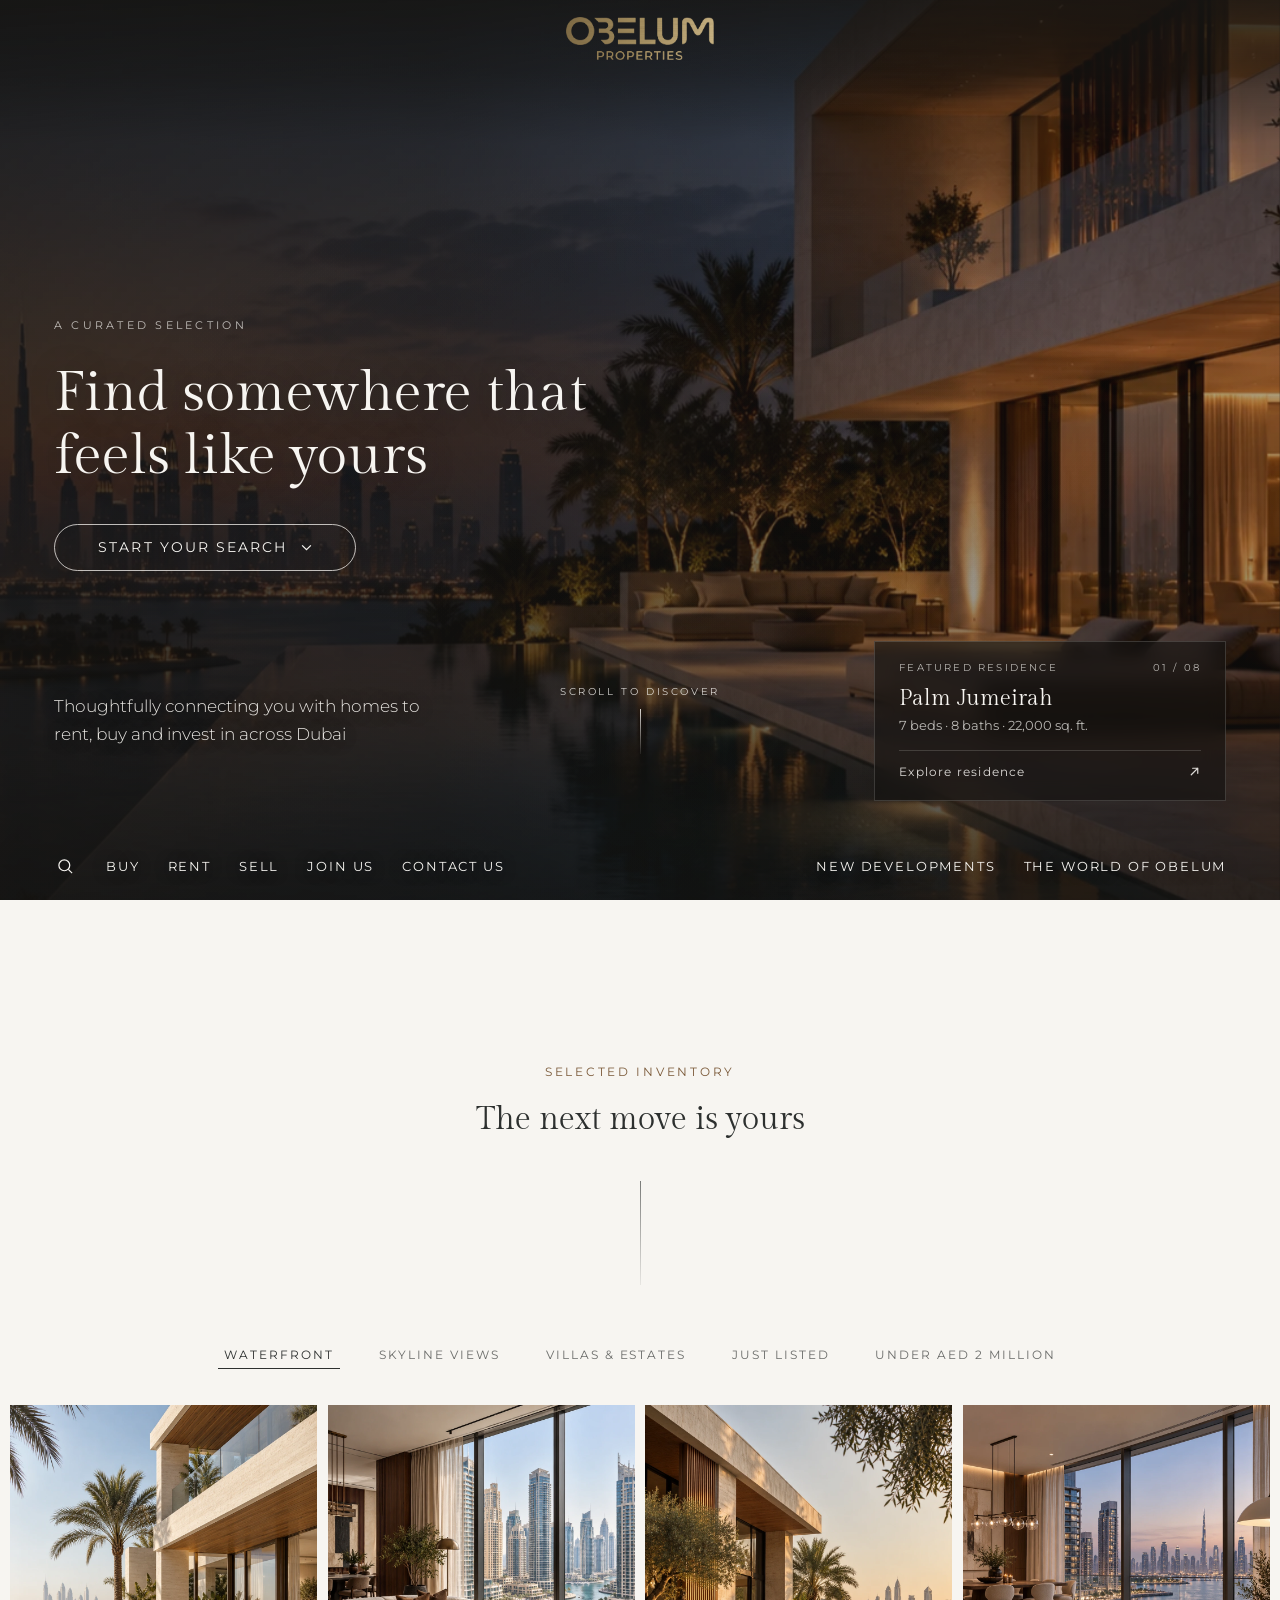
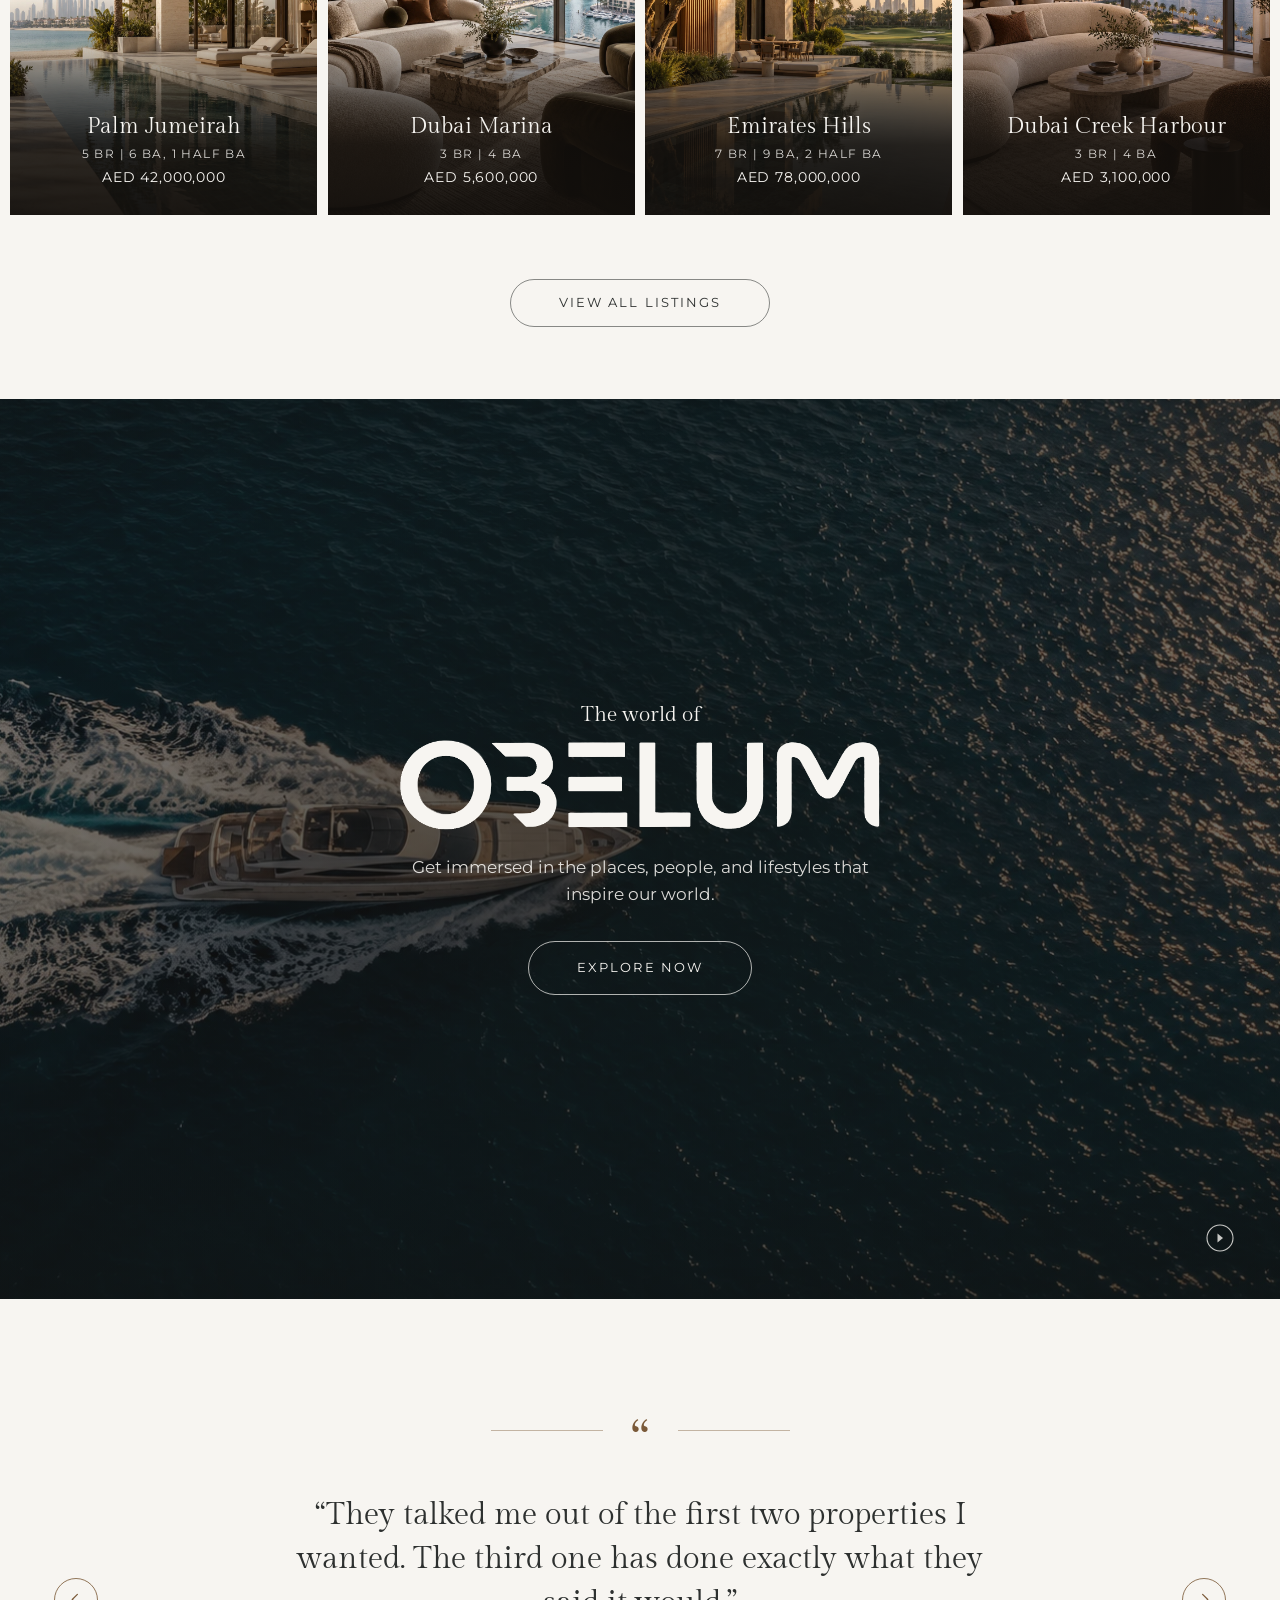
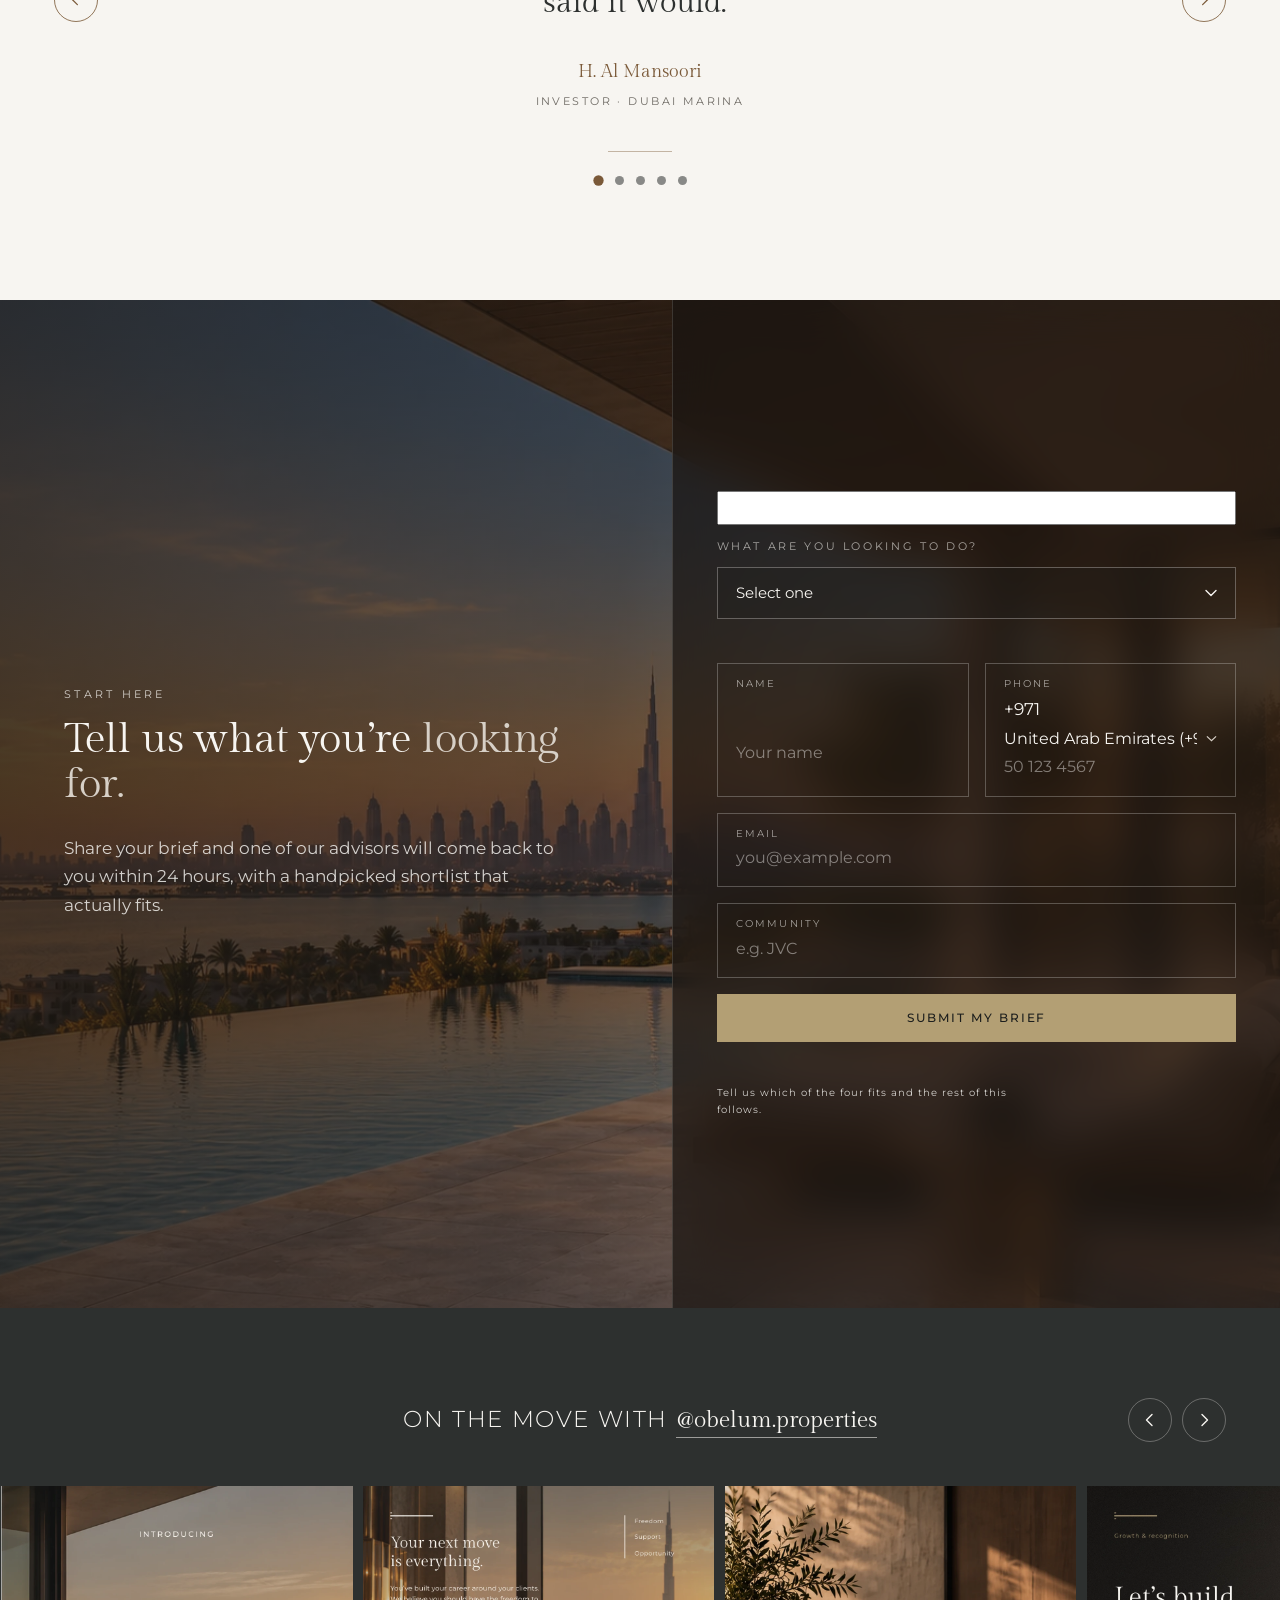
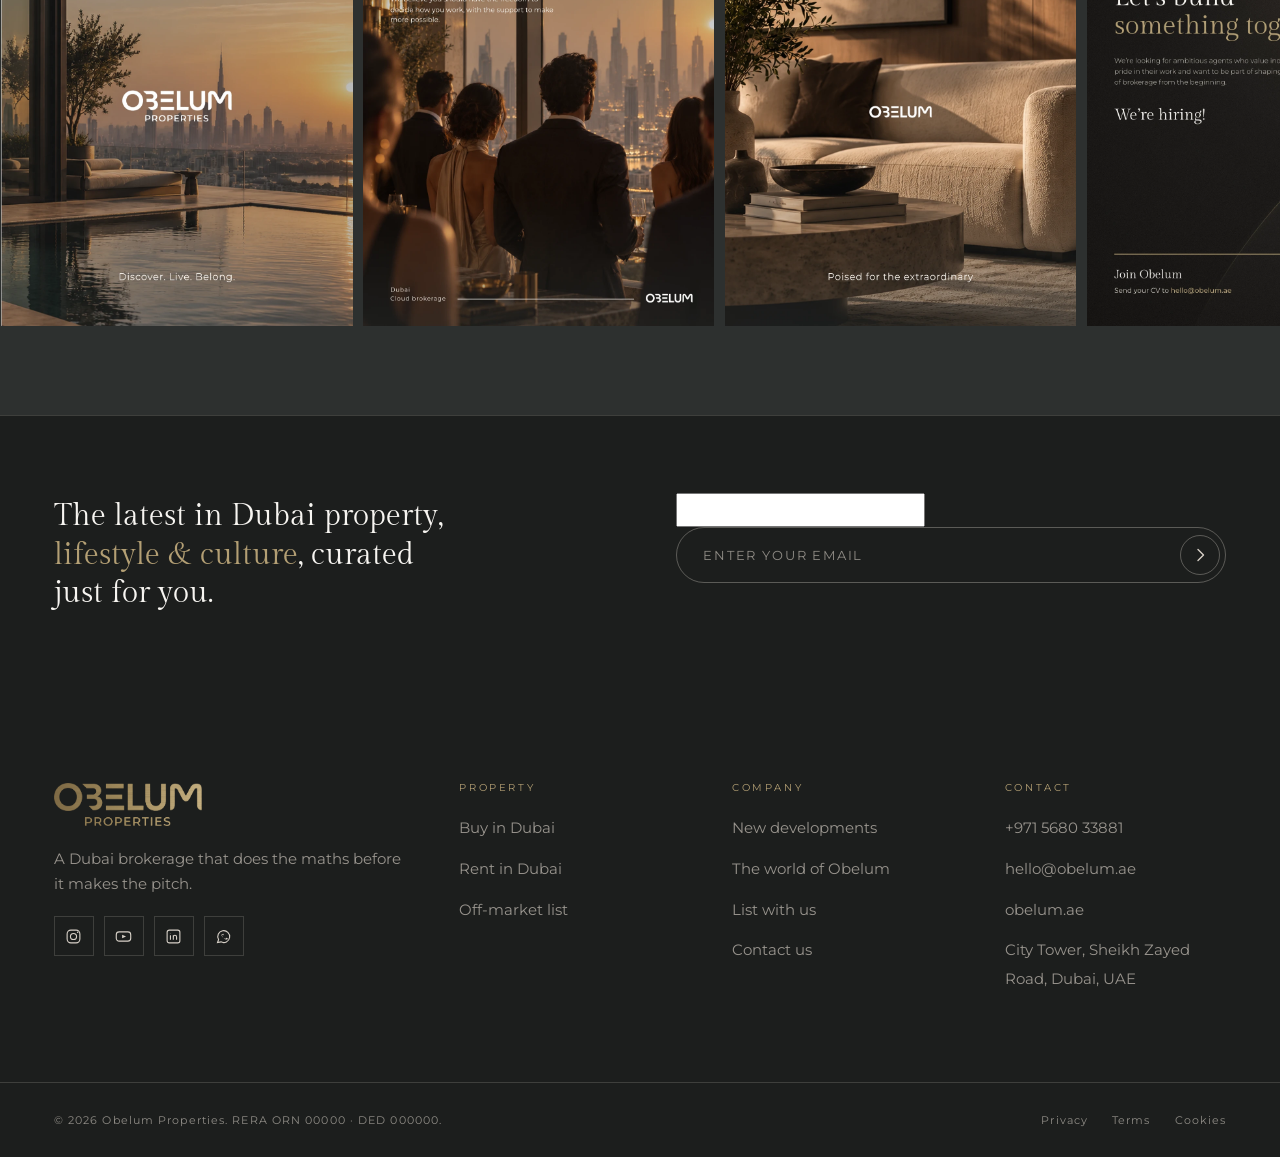
<file: index.html>
<!doctype html>
<html lang="en">
<head>
<meta charset="utf-8">
<meta name="viewport" content="width=device-width, initial-scale=1, viewport-fit=cover">
<title>Obelum Properties — Dubai Real Estate, Measured</title>
<meta name="description" content="Find somewhere that feels like yours. Thoughtfully connecting you with homes to rent, buy and invest in across Dubai.">
<meta name="theme-color" content="#2D302F">

<meta property="og:type" content="website">
<meta property="og:site_name" content="Obelum Properties">
<meta property="og:title" content="Obelum Properties — Dubai Real Estate, Measured">
<meta property="og:description" content="Thoughtfully connecting you with homes to rent, buy and invest in across Dubai">
<meta property="og:image" content="assets/img/hero.webp">
<meta name="twitter:card" content="summary_large_image">

<link rel="icon" href="assets/img/favicon.png" type="image/png" sizes="256x256">
<link rel="apple-touch-icon" href="assets/img/apple-touch-icon.png">
<link rel="manifest" href="manifest.webmanifest">
<meta name="apple-mobile-web-app-capable" content="yes">
<meta name="mobile-web-app-capable" content="yes">
<meta name="apple-mobile-web-app-status-bar-style" content="black-translucent">
<meta name="apple-mobile-web-app-title" content="Obelum">
<meta name="format-detection" content="telephone=no">
<link rel="preconnect" href="https://fonts.googleapis.com">
<link rel="preconnect" href="https://fonts.gstatic.com" crossorigin>
<!-- Brand guidelines section 10: Gilda Display for headings, Montserrat for
     everything else. No italics, no script. -->
<link rel="stylesheet" href="https://fonts.googleapis.com/css2?family=Gilda+Display&family=Montserrat:wght@300;400;500;600&display=swap">
<link rel="stylesheet" href="assets/css/styles.css?v=29">

<script type="application/ld+json">
{
  "@context": "https://schema.org",
  "@type": "RealEstateAgent",
  "name": "Obelum Properties",
  "url": "https://obelum.ae/",
  "email": "hello@obelum.ae",
  "telephone": "+971568033881",
  "address": {
    "@type": "PostalAddress",
    "streetAddress": "City Tower, Sheikh Zayed Road",
    "addressLocality": "Dubai",
    "addressCountry": "AE"
  },
  "areaServed": "Dubai, United Arab Emirates",
  "slogan": "The land and the analysis."
}
</script>
</head>

<body>
<a class="skip-link" href="#main">Skip to content</a>

<!-- ============================================================= Header -->
<header class="site-header" data-header>
  <a class="wordmark" href="/">
    <img class="wordmark__img" src="assets/img/obelum-logo.png"
         alt="Obelum Properties" width="1748" height="498" fetchpriority="high">
  </a>

  <button class="burger" type="button" aria-expanded="false" aria-controls="mobile-nav" aria-label="Open menu" data-burger>
    <span></span><span></span><span></span>
  </button>
</header>

<nav class="mobile-nav" id="mobile-nav" aria-label="Mobile" data-mobile-nav>
  <ul class="mobile-nav__list">
    <li><a href="#listings">Buy</a></li>
    <li><a href="#listings">Rent</a></li>
    <li><a href="#valuation">Sell</a></li>
    <li><a href="mailto:hello@obelum.ae?subject=Joining%20Obelum">Join us</a></li>
    <li><a href="#listings">New developments</a></li>
    <li><a href="#world">The world of Obelum</a></li>
    <li><a href="contact">Contact us</a></li>
  </ul>
  <div class="mobile-nav__meta">
    <a href="tel:+971568033881">+971 5680 33881</a>
    <a href="mailto:hello@obelum.ae">hello@obelum.ae</a>
    <a href="https://www.google.com/maps/search/?api=1&amp;query=City+Tower+Sheikh+Zayed+Road+Dubai" target="_blank" rel="noopener">City Tower, Sheikh Zayed Road, Dubai, UAE</a>
  </div>
</nav>

<main id="main">

<!-- =============================================================== Hero -->
<!-- The nav is a sibling of the hero, not a child of it. .hero sets
     isolation: isolate so its -z-index media stays put, and that stacking
     context also trapped the nav: once pinned it painted underneath the
     header's bar instead of on it. The wrapper only supplies the positioning
     box the nav needs at the hero's foot. -->
<div class="hero-wrap">
<section class="hero">
  <div class="hero__media" data-parallax="0.12">
    <!-- A single hero image. To restore a crossfade, add more
         <img class="hero__slide"> here; the script counts whatever is present. -->
    <img class="hero__slide is-active" src="assets/img/hero.webp" alt=""
         width="1672" height="941" fetchpriority="high">
  </div>
  <div class="hero__scrim" aria-hidden="true"></div>

  <div class="hero__stage">
    <p class="hero__eyebrow">A curated selection</p>
    <h1 class="hero__title">Find somewhere that feels like yours</h1>
    <a class="hero__cta" href="#listings">
      Start your search
      <svg width="11" height="7" viewBox="0 0 12 8" fill="none" aria-hidden="true">
        <path d="M1 1.5 6 6.5l5-5" stroke="currentColor" stroke-width="1.4"/>
      </svg>
    </a>
  </div>

  <!-- The foot of the hero: the supporting line, the scroll cue and the
       featured residence, sitting above the nav row. -->
  <div class="hero__foot">
    <p class="hero__sub">Thoughtfully connecting you with homes to rent, buy and invest in across Dubai</p>

    <a class="hero__scroll" href="#listings">
      <span>Scroll to discover</span>
      <span class="hero__scroll-rule" aria-hidden="true"></span>
    </a>

    <aside class="featured" aria-label="Featured residence">
      <p class="featured__head">
        <span>Featured residence</span>
        <span class="featured__count">01 / 08</span>
      </p>
      <p class="featured__name">Palm Jumeirah</p>
      <p class="featured__place">7 beds &middot; 8 baths &middot; 22,000 sq. ft.</p>
      <a class="featured__link" href="#listings">
        Explore residence
        <svg width="13" height="13" viewBox="0 0 14 14" fill="none" aria-hidden="true">
          <path d="M3.5 10.5 10.5 3.5M5 3.5h5.5V9" stroke="currentColor" stroke-width="1.3"
                stroke-linecap="round" stroke-linejoin="round"/>
        </svg>
      </a>
    </aside>
  </div>

  <!-- Primary navigation sits at the foot of the hero. -->
</section>

  <nav class="hero-nav" aria-label="Primary">
    <div class="hero-nav__group">
      <a class="hero-nav__search" href="#listings" aria-label="Search properties">
        <svg width="17" height="17" viewBox="0 0 18 18" fill="none" aria-hidden="true">
          <circle cx="7.75" cy="7.75" r="5.75" stroke="currentColor" stroke-width="1.3"/>
          <path d="M12 12l4 4" stroke="currentColor" stroke-width="1.3"/>
        </svg>
      </a>
      <a class="hero-nav__link" href="#listings">Buy</a>
      <a class="hero-nav__link" href="#listings">Rent</a>
      <a class="hero-nav__link" href="#valuation">Sell</a>
      <!-- No careers page to point at yet, so it goes to the inbox the hiring
           post already gives out. -->
      <a class="hero-nav__link" href="mailto:hello@obelum.ae?subject=Joining%20Obelum">Join us</a>
      <a class="hero-nav__link" href="contact">Contact us</a>
    </div>
    <div class="hero-nav__group hero-nav__group--end">
      <a class="hero-nav__link" href="#listings">New developments</a>
      <a class="hero-nav__link" href="#world">The world of Obelum</a>
    </div>
  </nav>
</div>

<!-- =========================================================== Listings -->
<section class="section listings is-light" id="listings">
  <div class="shell">
    <header class="statement">
      <span class="statement__eyebrow">Selected inventory</span>
      <h2 class="statement__title">The next move is yours</h2>
      <span class="statement__rule" aria-hidden="true"></span>
    </header>

    <div class="cats" role="tablist" aria-label="Browse by category">
      <button class="cats__tab" role="tab" aria-selected="true"  data-cat="waterfront">Waterfront</button>
      <button class="cats__tab" role="tab" aria-selected="false" data-cat="skyline">Skyline views</button>
      <button class="cats__tab" role="tab" aria-selected="false" data-cat="villas">Villas &amp; estates</button>
      <button class="cats__tab" role="tab" aria-selected="false" data-cat="new">Just listed</button>
      <button class="cats__tab" role="tab" aria-selected="false" data-cat="under2m">Under AED 2 million</button>
    </div>
  </div>

  <!-- Villas show the building and its grounds, apartments the room and the
       view from it. Four photographs for eight listings: the four above the
       fold are each their own property; the rest borrow the one matching
       their type and still want their own shot. See the README. -->
  <div class="tiles" data-tiles>
      <a class="tile" href="#" data-cats="waterfront villas">
        <img src="assets/img/listing-villa-beach.webp" alt="Beachfront villa with a lap pool and palms, the Dubai skyline across the water" loading="lazy" width="1086" height="1448">
        <span class="tile__body">
          <span class="tile__place">Palm Jumeirah</span>
          <span class="tile__spec">5 BR | 6 BA, 1 HALF BA</span>
          <span class="tile__price">AED 42,000,000</span>
        </span>
      </a>
      <a class="tile" href="#" data-cats="waterfront skyline">
        <img src="assets/img/listing-apartment-marina.webp" alt="Apartment living room with floor-to-ceiling glass over the marina and its yachts" loading="lazy" width="1086" height="1448">
        <span class="tile__body">
          <span class="tile__place">Dubai Marina</span>
          <span class="tile__spec">3 BR | 4 BA</span>
          <span class="tile__price">AED 5,600,000</span>
        </span>
      </a>
      <a class="tile" href="#" data-cats="villas waterfront">
        <img src="assets/img/listing-villa-golf.webp" alt="Villa terrace and pool looking over a golf course and lake at sunset" loading="lazy" width="1086" height="1448">
        <span class="tile__body">
          <span class="tile__place">Emirates Hills</span>
          <span class="tile__spec">7 BR | 9 BA, 2 HALF BA</span>
          <span class="tile__price">AED 78,000,000</span>
        </span>
      </a>
      <a class="tile" href="#" data-cats="waterfront skyline new">
        <img src="assets/img/listing-apartment-creek.webp" alt="Apartment living room at dusk looking across the water to the Downtown skyline" loading="lazy" width="1086" height="1448">
        <span class="tile__body">
          <span class="tile__place">Dubai Creek Harbour</span>
          <span class="tile__spec">3 BR | 4 BA</span>
          <span class="tile__price">AED 3,100,000</span>
        </span>
      </a>
      <a class="tile" href="#" data-cats="skyline new under2m">
        <img src="assets/img/listing-apartment-creek.webp" alt="Apartment living room at dusk looking across the water to the Downtown skyline" loading="lazy" width="1086" height="1448">
        <span class="tile__body">
          <span class="tile__place">Downtown Dubai</span>
          <span class="tile__spec">1 BR | 2 BA</span>
          <span class="tile__price">AED 1,750,000</span>
        </span>
      </a>
      <a class="tile" href="#" data-cats="skyline under2m">
        <img src="assets/img/listing-apartment-marina.webp" alt="Apartment living room with floor-to-ceiling glass over the marina and its yachts" loading="lazy" width="1086" height="1448">
        <span class="tile__body">
          <span class="tile__place">Business Bay</span>
          <span class="tile__spec">1 BR | 2 BA</span>
          <span class="tile__price">AED 1,850,000</span>
        </span>
      </a>
      <a class="tile" href="#" data-cats="villas new">
        <img src="assets/img/listing-villa-golf.webp" alt="Villa terrace and pool looking over a golf course and lake at sunset" loading="lazy" width="1086" height="1448">
        <span class="tile__body">
          <span class="tile__place">Dubai Hills Estate</span>
          <span class="tile__spec">4 BR | 5 BA, 1 HALF BA</span>
          <span class="tile__price">AED 9,400,000</span>
        </span>
      </a>
      <a class="tile" href="#" data-cats="villas new under2m">
        <img src="assets/img/listing-villa-beach.webp" alt="Beachfront villa with a lap pool and palms, the Dubai skyline across the water" loading="lazy" width="1086" height="1448">
        <span class="tile__body">
          <span class="tile__place">Jumeirah Village Circle</span>
          <span class="tile__spec">2 BR | 3 BA</span>
          <span class="tile__price">AED 1,450,000</span>
        </span>
      </a>
  </div>

  <div class="section__foot">
    <a class="pill" href="#">View all listings</a>
  </div>
</section>

<!-- ============================================================== World -->
<section class="world" id="world" aria-labelledby="world-h">
  <div class="world__media">
    <img src="assets/img/world.webp" alt="" width="1672" height="941" loading="lazy">
  </div>
  <div class="world__scrim" aria-hidden="true"></div>

  <div class="shell world__inner">
    <p class="world__pre" id="world-h">The world of</p>
    <!-- Rule: never retype the name. The lockup is the artwork, not type.
         The wordmark alone here, without the PROPERTIES line: the lead line
         above already says what this is, and the panel reads as one phrase. -->
    <img class="world__mark" src="assets/img/obelum-wordmark-white.png"
         alt="Obelum" width="1748" height="329" loading="lazy">
    <p class="world__sub">
      Get immersed in the places, people, and lifestyles that inspire our world.
    </p>
    <a class="world__cta" href="#listings">Explore now</a>
  </div>

  <button class="world__toggle" type="button" aria-pressed="false"
          aria-label="Pause background motion" data-media-toggle>
    <svg viewBox="0 0 28 28" width="28" height="28" fill="none" aria-hidden="true">
      <circle cx="14" cy="14" r="13" stroke="currentColor" stroke-width="1.1"/>
      <path class="icon-play"  d="M11.5 9.5 17 14l-5.5 4.5z" fill="currentColor"/>
      <path class="icon-pause" d="M12 9.5v9M16.5 9.5v9" stroke="currentColor" stroke-width="1.6"/>
    </svg>
  </button>
</section>

<!-- ======================================================= Testimonials -->
<section class="section is-light quotes-section" aria-label="Client testimonials">
  <div class="quotes" data-quotes>
    <!-- Ornament: a rule either side of an oversized quote mark. Decorative,
         so it is hidden from assistive tech — the figures carry the meaning. -->
    <div class="quotes__ornament" aria-hidden="true">
      <span class="quotes__ornament-rule"></span>
      <span class="quotes__ornament-mark">&ldquo;</span>
      <span class="quotes__ornament-rule"></span>
    </div>

    <button class="quotes__arrow quotes__arrow--prev" type="button"
            aria-label="Previous testimonial" data-quote-prev>
      <svg width="15" height="15" viewBox="0 0 16 16" fill="none" aria-hidden="true">
        <path d="M10 2.5 4.5 8l5.5 5.5" stroke="currentColor" stroke-width="1.3"
              stroke-linecap="round" stroke-linejoin="round"/>
      </svg>
    </button>

    <div class="quotes__track">
      <figure class="quote is-active" data-quote>
        <p>&ldquo;They talked me out of the first two properties I wanted. The third one has done exactly what they said it would.&rdquo;</p>
        <footer><cite>H. Al Mansoori</cite><small>Investor &middot; Dubai Marina</small></footer>
      </figure>
      <figure class="quote" data-quote>
        <p>&ldquo;I got a spreadsheet before I got a sales pitch. That had not happened to me in Dubai before.&rdquo;</p>
        <footer><cite>J. Okonkwo</cite><small>Seller &middot; Dubai Hills Estate</small></footer>
      </figure>
      <figure class="quote" data-quote>
        <p>&ldquo;The valuation was lower than two other agencies gave me. It was also the one the property sold at.&rdquo;</p>
        <footer><cite>M. Lindqvist</cite><small>Seller &middot; Palm Jumeirah</small></footer>
      </figure>
      <figure class="quote" data-quote>
        <p>&ldquo;They told me to wait six months. I did, and the same apartment cost me less than it would have.&rdquo;</p>
        <footer><cite>R. Haddad</cite><small>Buyer &middot; Downtown Dubai</small></footer>
      </figure>
      <figure class="quote" data-quote>
        <p>&ldquo;Three viewings, not thirty. Someone had actually read the brief before picking up the phone.&rdquo;</p>
        <footer><cite>S. Varma</cite><small>Tenant &middot; Dubai Creek Harbour</small></footer>
      </figure>
    </div>

    <button class="quotes__arrow quotes__arrow--next" type="button"
            aria-label="Next testimonial" data-quote-next>
      <svg width="15" height="15" viewBox="0 0 16 16" fill="none" aria-hidden="true">
        <path d="M6 2.5 11.5 8 6 13.5" stroke="currentColor" stroke-width="1.3"
              stroke-linecap="round" stroke-linejoin="round"/>
      </svg>
    </button>

    <span class="quotes__tail" aria-hidden="true"></span>
    <div class="quotes__dots" role="tablist" aria-label="Testimonial navigation"></div>
  </div>
</section>

<!-- ========================================================== Valuation -->
<section class="cta section" id="valuation">
  <div class="cta__bg"><img src="assets/img/brief.webp" alt="" loading="lazy" width="1672" height="941"></div>
  <div class="cta__inner">
    <!-- One block per intent. They all ship in the markup and JS only toggles
         `hidden`, so the copy stays editable here rather than inside a script,
         and nothing is injected as a string. aria-live tells a screen reader
         the panel rewrote itself after a card is chosen. -->
    <div class="cta__copy" data-intent-copy aria-live="polite">
      <div class="intent-copy" data-for="default">
        <span class="eyebrow">Start here</span>
        <h2 class="h2">Tell us what you&rsquo;re <span class="italic">looking for.</span></h2>
        <p>
          Share your brief and one of our advisors will come back to you within 24 hours,
          with a handpicked shortlist that actually fits.
        </p>
      </div>

      <div class="intent-copy" data-for="buy" hidden>
        <span class="eyebrow">Buy with Obelum</span>
        <h2 class="h2">Let&rsquo;s find the one that <span class="italic">actually fits.</span></h2>
        <p>
          Tell us the budget, the communities and the timing. An advisor comes back within
          24 hours with a shortlist — and the honest case against every property on it.
        </p>
      </div>

      <div class="intent-copy" data-for="sell" hidden>
        <span class="eyebrow">Sell with Obelum</span>
        <h2 class="h2">Find out what it is worth, <span class="italic">not what you hope.</span></h2>
        <p>
          A desktop valuation within two working days, built from recorded transactions in your
          own building or street. We send the comparables with it, including the ones that hurt.
        </p>
      </div>

      <div class="intent-copy" data-for="rent" hidden>
        <span class="eyebrow">Rent with Obelum</span>
        <h2 class="h2">A place to live, <span class="italic">not a viewing treadmill.</span></h2>
        <p>
          Tell us the area, the budget and when you need to move. We send what genuinely
          matches, then handle the Ejari, the index and the notice periods once you choose.
        </p>
      </div>

      <div class="intent-copy" data-for="offplan" hidden>
        <span class="eyebrow">Off-plan with Obelum</span>
        <h2 class="h2">The numbers before <span class="italic">the brochure.</span></h2>
        <p>
          Payment plan, handover risk and yield net of service charge, void and agency —
          modelled before you commit. We will tell you when a launch is not worth taking.
        </p>
      </div>
    </div>

    <form class="valuation" id="contact" method="post" data-brief novalidate>
      <input class="hp" type="text" name="_honey" tabindex="-1" autocomplete="off" aria-hidden="true">
      <!-- Radios, not a select: the options carry a line of explanation each, and
           a radio group gives arrow-key navigation and the right announcement
           for free. -->
      <fieldset class="intents">
        <legend class="intents__legend">What are you looking to do?</legend>

        <!-- A disclosure around the same four radios, not a <select>: a native
             option cannot carry a second line, and these each explain
             themselves. The radios stay the source of truth, so the group
             keeps its arrow-key navigation and the form still posts `intent`. -->
        <div class="intents__field" data-intent-field>
          <button class="intents__toggle" type="button"
                  aria-expanded="false" aria-controls="intent-options" data-intent-toggle>
            <span class="intents__value" data-intent-value>Select one</span>
            <svg class="intents__caret" width="12" height="8" viewBox="0 0 12 8" fill="none" aria-hidden="true">
              <path d="M1 1.5 6 6.5l5-5" stroke="currentColor" stroke-width="1.4"
                    stroke-linecap="round" stroke-linejoin="round"/>
            </svg>
          </button>

          <div class="intents__options" id="intent-options" data-intent-options hidden>
        <label class="intent">
          <input class="intent__input" type="radio" name="intent" value="buy"
                 data-submit="Send my brief"
                 data-note="One advisor, one shortlist. No mailing list.">
          <span class="intent__text">
            <span class="intent__title">Looking to buy</span>
            <span class="intent__sub">Find the right home or investment</span>
          </span>
        </label>

        <label class="intent">
          <input class="intent__input" type="radio" name="intent" value="sell"
                 data-submit="Request a valuation"
                 data-note="No automated estimate. A person reads the file and replies.">
          <span class="intent__text">
            <span class="intent__title">Ready to sell</span>
            <span class="intent__sub">Expert valuation and qualified buyers</span>
          </span>
        </label>

        <label class="intent">
          <input class="intent__input" type="radio" name="intent" value="rent"
                 data-submit="Send my requirements"
                 data-note="We will tell you if the asking rent sits above the index.">
          <span class="intent__text">
            <span class="intent__title">Looking to rent</span>
            <span class="intent__sub">Find the right property to lease</span>
          </span>
        </label>

        <label class="intent">
          <input class="intent__input" type="radio" name="intent" value="offplan"
                 data-submit="Ask about off-plan"
                 data-note="Launch access, without the pressure to take it.">
          <span class="intent__text">
            <span class="intent__title">Exploring off-plan</span>
            <span class="intent__sub">Early-stage investment opportunities</span>
          </span>
        </label>
          </div>
        </div>
      </fieldset>

      <div class="valuation__row">
        <div class="field">
          <label for="v-name">Name</label>
          <input id="v-name" name="name" type="text" autocomplete="name" placeholder="Your name" maxlength="60" data-rule="name" required>
        </div>
        <div class="field field--phone">
          <label for="v-phone">Phone</label>
          <div class="phone">
            <!-- The code shows as a short label; the select sits invisibly over
                 it so the full country list opens natively. main.js fills it. -->
            <div class="phone__cc">
              <span class="phone__cc-label" aria-hidden="true" data-cc-label>+971</span>
              <select class="phone__code" name="phone_code" aria-label="Country code" data-country-code>
                <option value="AE" selected>United Arab Emirates (+971)</option>
              </select>
            </div>
            <input id="v-phone" name="phone" type="tel" inputmode="tel" autocomplete="tel-national"
                   placeholder="50 123 4567" maxlength="20" data-rule="phone" required>
          </div>
        </div>
      </div>
      <div class="field">
        <label for="v-email">Email</label>
        <input id="v-email" name="email" type="email" autocomplete="email" placeholder="you@example.com" maxlength="254" data-rule="email" required>
      </div>
      <div class="field">
        <label for="v-community">Community</label>
        <input id="v-community" name="community" type="text" placeholder="e.g. JVC" maxlength="60" data-rule="community" required>
      </div>

      <button class="btn btn--gold" type="submit" data-brief-submit>Submit my brief</button>
      <p class="valuation__note" data-brief-note role="status">
        Tell us which of the four fits and the rest of this follows.
      </p>
    </form>
  </div>
</section>

</main>

<!-- =============================================================== Feed -->
<!-- Real Obelum social artwork, held in the repo. The carousel is still static:
     wiring it to the live account needs a source — see "Instagram feed" in the
     README. The posts are 4:5, the ratio Instagram gives a portrait post, and
     .feed__item matches it so the copy at the top and bottom edges survives. -->
<section class="feed is-dark on-dark" id="feed" aria-labelledby="feed-h">
  <div class="shell feed__head">
    <h2 class="feed__title" id="feed-h">
      On the move with
      <a class="feed__handle" href="https://www.instagram.com/obelum.properties/" target="_blank" rel="noopener">@obelum.properties</a>
    </h2>
    <div class="feed__nav">
      <button class="feed__arrow" type="button" data-feed="prev" aria-label="Previous posts" aria-controls="feed-track">
        <svg width="16" height="16" viewBox="0 0 16 16" fill="none" aria-hidden="true">
          <path d="M10 2.5 4.5 8l5.5 5.5" stroke="currentColor" stroke-width="1.4" stroke-linecap="round" stroke-linejoin="round"/>
        </svg>
      </button>
      <button class="feed__arrow" type="button" data-feed="next" aria-label="Next posts" aria-controls="feed-track">
        <svg width="16" height="16" viewBox="0 0 16 16" fill="none" aria-hidden="true">
          <path d="M6 2.5 11.5 8 6 13.5" stroke="currentColor" stroke-width="1.4" stroke-linecap="round" stroke-linejoin="round"/>
        </svg>
      </button>
    </div>
  </div>

  <div class="feed__track" id="feed-track" data-feed-track tabindex="0" role="group" aria-label="Instagram posts">
      <a class="feed__item" href="https://www.instagram.com/obelum.properties/" target="_blank" rel="noopener">
        <img src="assets/img/ig-01.webp" alt="Introducing Obelum Properties — Discover. Live. Belong." loading="lazy" width="1080" height="1350">
      </a>
      <a class="feed__item" href="https://www.instagram.com/obelum.properties/" target="_blank" rel="noopener">
        <img src="assets/img/ig-02.webp" alt="Your next move is everything: freedom, support and opportunity at a Dubai cloud brokerage." loading="lazy" width="1080" height="1350">
      </a>
      <a class="feed__item" href="https://www.instagram.com/obelum.properties/" target="_blank" rel="noopener">
        <img src="assets/img/ig-03.webp" alt="Poised for the extraordinary." loading="lazy" width="1080" height="1350">
      </a>
      <a class="feed__item" href="https://www.instagram.com/obelum.properties/" target="_blank" rel="noopener">
        <img src="assets/img/ig-04.webp" alt="Let’s build something together — we’re hiring. Send your CV to hello@obelum.ae." loading="lazy" width="1080" height="1350">
      </a>
  </div>
</section>

<!-- =========================================================== Signup -->
<!-- No mailing-list provider yet: main.js emails each sign-up to the site
     inbox through FormSubmit. Give the <form> an action when a provider is
     chosen and that handler steps aside. -->
<section class="signup is-dark on-dark" aria-labelledby="signup-h">
  <div class="shell signup__inner">
    <h2 class="signup__title" id="signup-h">
      The latest in Dubai property, <span class="italic">lifestyle &amp; culture</span>, curated just for you.
    </h2>
    <form class="signup__form" data-signup novalidate>
      <input class="hp" type="text" name="_honey" tabindex="-1" autocomplete="off" aria-hidden="true">
      <label class="signup__label" for="signup-email">Enter your email</label>
      <div class="signup__control">
        <input class="signup__input" id="signup-email" name="email" type="email"
               autocomplete="email" placeholder="Enter your email" required>
        <button class="signup__go" type="submit" aria-label="Subscribe">
          <svg width="16" height="16" viewBox="0 0 16 16" fill="none" aria-hidden="true">
            <path d="M6 2.5 11.5 8 6 13.5" stroke="currentColor" stroke-width="1.4" stroke-linecap="round" stroke-linejoin="round"/>
          </svg>
        </button>
      </div>
      <p class="signup__note" data-signup-note role="status"></p>
    </form>
  </div>
</section>

<!-- ============================================================= Footer -->
<footer class="site-footer">
  <div class="shell site-footer__top">
    <div class="site-footer__brand">
      <a class="wordmark wordmark--footer" href="/">
        <img class="wordmark__img" src="assets/img/obelum-logo.png"
             alt="Obelum Properties" width="1748" height="498" loading="lazy">
      </a>
      <p>A Dubai brokerage that does the maths before it makes the pitch.</p>
      <div class="socials">
        <a href="#" aria-label="Instagram"><svg width="17" height="17" viewBox="0 0 20 20" fill="none" stroke="currentColor" stroke-width="1.3"><rect x="2.5" y="2.5" width="15" height="15" rx="4.5"/><circle cx="10" cy="10" r="3.6"/><circle cx="14.9" cy="5.1" r=".9" fill="currentColor" stroke="none"/></svg></a>
        <a href="#" aria-label="YouTube"><svg width="17" height="17" viewBox="0 0 20 20" fill="none" stroke="currentColor" stroke-width="1.3"><rect x="1.5" y="4.5" width="17" height="11" rx="3.4"/><path d="M8.4 7.8 13 10l-4.6 2.2z" fill="currentColor" stroke="none"/></svg></a>
        <a href="#" aria-label="LinkedIn"><svg width="17" height="17" viewBox="0 0 20 20" fill="none" stroke="currentColor" stroke-width="1.3"><rect x="2.5" y="2.5" width="15" height="15" rx="2.5"/><path d="M6.4 8.6v5.2M6.4 6.3v.1M9.8 13.8V8.6M9.8 10.6c0-1.1.8-2 1.9-2s1.9.9 1.9 2v3.2"/></svg></a>
        <a href="#" aria-label="WhatsApp"><svg width="17" height="17" viewBox="0 0 20 20" fill="none" stroke="currentColor" stroke-width="1.3"><path d="M3 17l1.2-3.4A7 7 0 1 1 7 16.3z"/><path d="M7.3 7.6c.5 2.4 2.7 4.6 5.1 5.1l1-1.3 1.6.8-.4 1.4c-2.9.6-6.9-3.4-6.3-6.3l1.4-.4.8 1.6z" fill="currentColor" stroke="none"/></svg></a>
      </div>
    </div>

    <div class="fcol">
      <h4>Property</h4>
      <ul>
        <li><a href="#listings">Buy in Dubai</a></li>
        <li><a href="#listings">Rent in Dubai</a></li>
        <li><a href="#listings">Off-market list</a></li>
      </ul>
    </div>

    <div class="fcol">
      <h4>Company</h4>
      <ul>
        <li><a href="#listings">New developments</a></li>
        <li><a href="#world">The world of Obelum</a></li>
        <li><a href="#valuation">List with us</a></li>
        <li><a href="contact">Contact us</a></li>
      </ul>
    </div>

    <div class="fcol">
      <h4>Contact</h4>
      <ul>
        <li><a href="tel:+971568033881">+971 5680 33881</a></li>
        <li><a href="mailto:hello@obelum.ae">hello@obelum.ae</a></li>
        <li><a href="#">obelum.ae</a></li>
        <li><a href="https://www.google.com/maps/search/?api=1&amp;query=City+Tower+Sheikh+Zayed+Road+Dubai" target="_blank" rel="noopener">City Tower, Sheikh Zayed Road, Dubai, UAE</a></li>
      </ul>
    </div>
  </div>

  <div class="shell site-footer__bar">
    <span>© <span data-year>2026</span> Obelum Properties. RERA ORN 00000 · DED 000000.</span>
    <nav aria-label="Legal">
      <a href="#">Privacy</a>
      <a href="#">Terms</a>
      <a href="#">Cookies</a>
    </nav>
  </div>
</footer>

<script src="assets/js/main.js?v=32" defer></script>
</body>
</html>
</file>
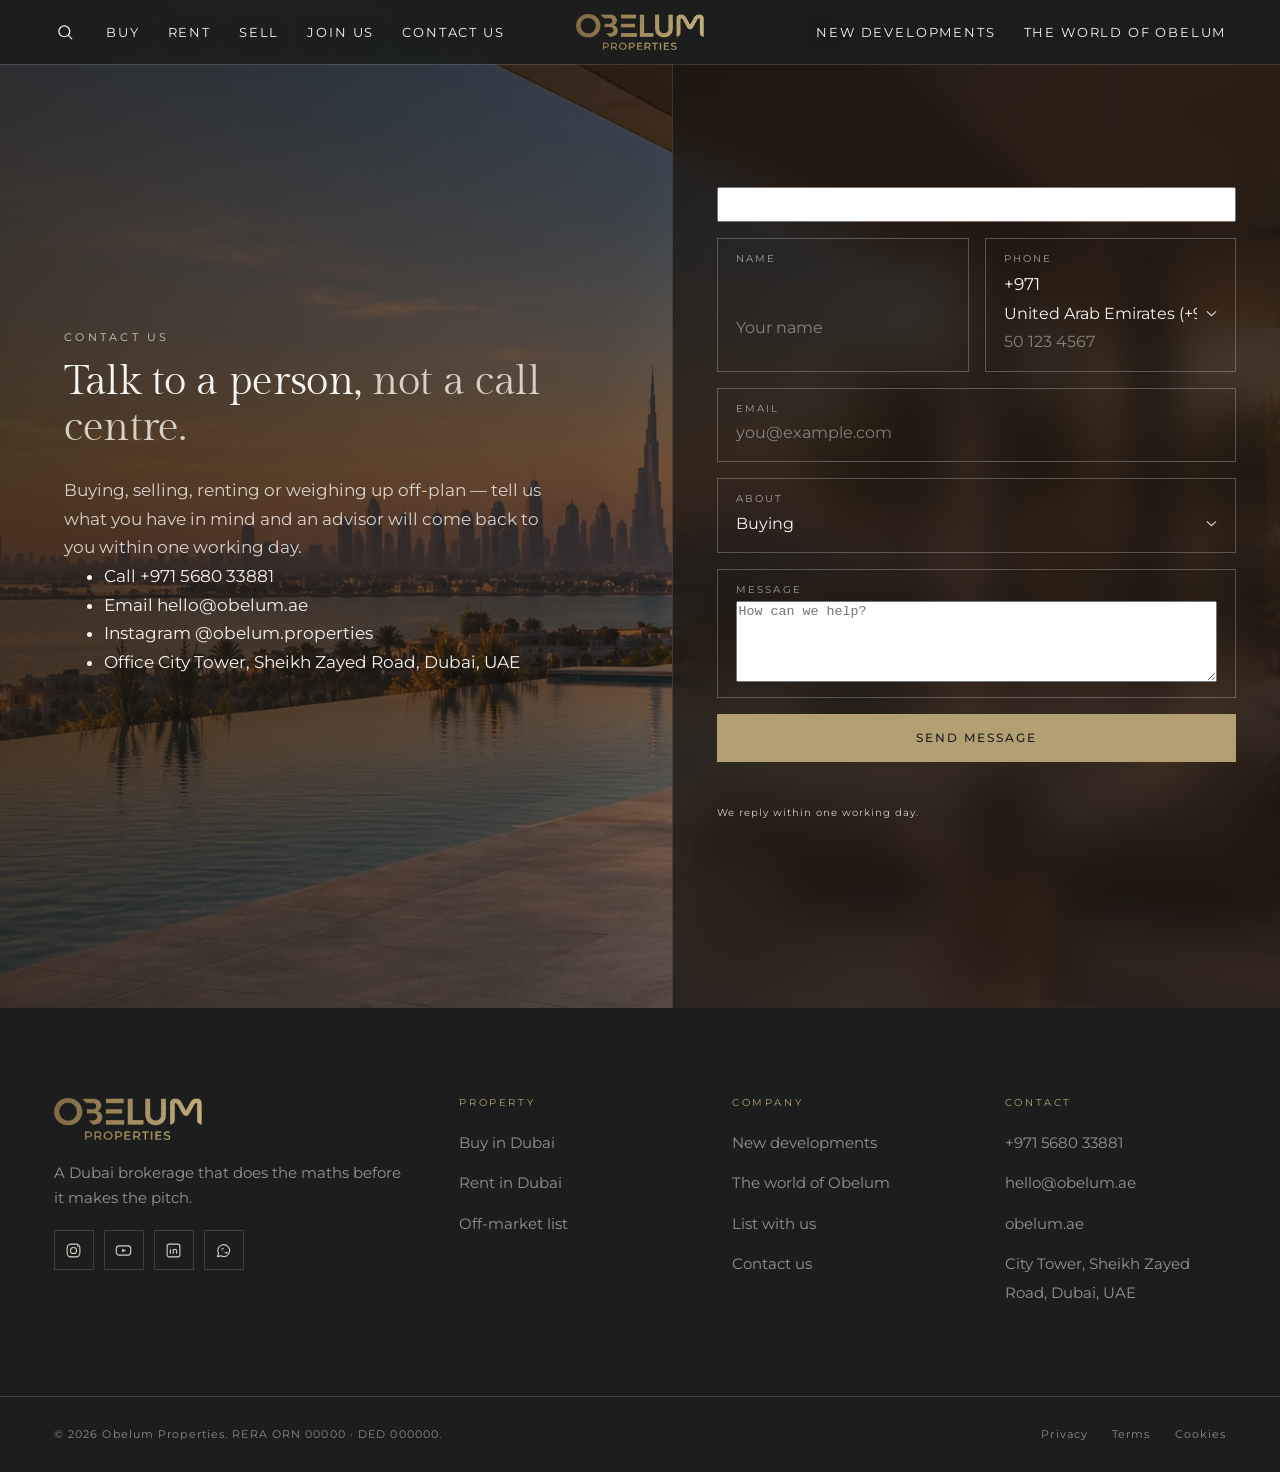
<file: contact.html>
<!doctype html>
<html lang="en">
<head>
<meta charset="utf-8">
<meta name="viewport" content="width=device-width, initial-scale=1, viewport-fit=cover">
<title>Contact us — Obelum Properties</title>
<meta name="description" content="Talk to Obelum Properties about buying, selling, renting or investing in Dubai. Call, email or send us a message.">
<meta name="theme-color" content="#2D302F">

<meta property="og:type" content="website">
<meta property="og:site_name" content="Obelum Properties">
<meta property="og:title" content="Contact us — Obelum Properties">
<meta property="og:description" content="Talk to Obelum Properties about buying, selling, renting or investing in Dubai">
<meta property="og:image" content="assets/img/brief.webp">
<meta name="twitter:card" content="summary_large_image">

<link rel="icon" href="assets/img/favicon.png" type="image/png" sizes="256x256">
<link rel="apple-touch-icon" href="assets/img/apple-touch-icon.png">
<link rel="manifest" href="manifest.webmanifest">
<meta name="apple-mobile-web-app-capable" content="yes">
<meta name="mobile-web-app-capable" content="yes">
<meta name="apple-mobile-web-app-status-bar-style" content="black-translucent">
<meta name="apple-mobile-web-app-title" content="Obelum">
<meta name="format-detection" content="telephone=no">
<link rel="preconnect" href="https://fonts.googleapis.com">
<link rel="preconnect" href="https://fonts.gstatic.com" crossorigin>
<link rel="stylesheet" href="https://fonts.googleapis.com/css2?family=Gilda+Display&family=Montserrat:wght@300;400;500;600&display=swap">
<link rel="stylesheet" href="assets/css/styles.css?v=29">
</head>

<body class="page-contact">
<a class="skip-link" href="#main">Skip to content</a>

<!-- ============================================================= Header -->
<!-- No hero here, so the bar starts pinned: data-pinned tells main.js to
     leave it condensed instead of waiting for a scroll past the hero. -->
<header class="site-header is-stuck" data-header data-pinned>
  <a class="wordmark" href="/">
    <img class="wordmark__img" src="assets/img/obelum-logo.png"
         alt="Obelum Properties" width="1748" height="498" fetchpriority="high">
  </a>

  <button class="burger" type="button" aria-expanded="false" aria-controls="mobile-nav" aria-label="Open menu" data-burger>
    <span></span><span></span><span></span>
  </button>
</header>

<nav class="mobile-nav" id="mobile-nav" aria-label="Mobile" data-mobile-nav>
  <ul class="mobile-nav__list">
    <li><a href="/#listings">Buy</a></li>
    <li><a href="/#listings">Rent</a></li>
    <li><a href="/#valuation">Sell</a></li>
    <li><a href="mailto:hello@obelum.ae?subject=Joining%20Obelum">Join us</a></li>
    <li><a href="/#listings">New developments</a></li>
    <li><a href="/#world">The world of Obelum</a></li>
    <li><a href="contact" aria-current="page">Contact us</a></li>
  </ul>
  <div class="mobile-nav__meta">
    <a href="tel:+971568033881">+971 5680 33881</a>
    <a href="mailto:hello@obelum.ae">hello@obelum.ae</a>
    <a href="https://www.google.com/maps/search/?api=1&amp;query=City+Tower+Sheikh+Zayed+Road+Dubai" target="_blank" rel="noopener">City Tower, Sheikh Zayed Road, Dubai, UAE</a>
  </div>
</nav>

<nav class="hero-nav is-stuck" aria-label="Primary">
  <div class="hero-nav__group">
    <a class="hero-nav__search" href="/#listings" aria-label="Search properties">
      <svg width="17" height="17" viewBox="0 0 18 18" fill="none" aria-hidden="true">
        <circle cx="7.75" cy="7.75" r="5.75" stroke="currentColor" stroke-width="1.3"/>
        <path d="M12 12l4 4" stroke="currentColor" stroke-width="1.3"/>
      </svg>
    </a>
    <a class="hero-nav__link" href="/#listings">Buy</a>
    <a class="hero-nav__link" href="/#listings">Rent</a>
    <a class="hero-nav__link" href="/#valuation">Sell</a>
    <a class="hero-nav__link" href="mailto:hello@obelum.ae?subject=Joining%20Obelum">Join us</a>
    <a class="hero-nav__link" href="contact" aria-current="page">Contact us</a>
  </div>
  <div class="hero-nav__group hero-nav__group--end">
    <a class="hero-nav__link" href="/#listings">New developments</a>
    <a class="hero-nav__link" href="/#world">The world of Obelum</a>
  </div>
</nav>

<main id="main">

<!-- ============================================================ Contact -->
<!-- Same photograph-and-glass-panel layout as the homepage brief, so the two
     read as one site. main.js emails each message to the site inbox through
     FormSubmit (see "Sending forms by email" there). -->
<section class="cta contact" aria-labelledby="contact-h">
  <div class="cta__bg"><img src="assets/img/brief.webp" alt="" width="1672" height="941" fetchpriority="high"></div>
  <div class="cta__inner">
    <div class="cta__copy">
      <span class="eyebrow">Contact us</span>
      <h1 class="h2" id="contact-h">Talk to a person, <span class="italic">not a call centre.</span></h1>
      <p>
        Buying, selling, renting or weighing up off-plan &mdash; tell us what you have in mind
        and an advisor will come back to you within one working day.
      </p>

      <ul class="contact__details">
        <li>
          <span class="contact__label">Call</span>
          <a href="tel:+971568033881">+971 5680 33881</a>
        </li>
        <li>
          <span class="contact__label">Email</span>
          <a href="mailto:hello@obelum.ae">hello@obelum.ae</a>
        </li>
        <li>
          <span class="contact__label">Instagram</span>
          <a href="https://www.instagram.com/obelum.properties/" target="_blank" rel="noopener">@obelum.properties</a>
        </li>
        <li>
          <span class="contact__label">Office</span>
          <a href="https://www.google.com/maps/search/?api=1&amp;query=City+Tower+Sheikh+Zayed+Road+Dubai" target="_blank" rel="noopener">City Tower, Sheikh Zayed Road, Dubai, UAE</a>
        </li>
      </ul>
    </div>

    <form class="valuation contact__form" method="post" data-contact novalidate>
      <input class="hp" type="text" name="_honey" tabindex="-1" autocomplete="off" aria-hidden="true">
      <div class="valuation__row">
        <div class="field">
          <label for="c-name">Name</label>
          <input id="c-name" name="name" type="text" autocomplete="name" placeholder="Your name" maxlength="60" data-rule="name" required>
        </div>
        <div class="field field--phone">
          <label for="c-phone">Phone</label>
          <div class="phone">
            <!-- The code shows as a short label; the select sits invisibly over
                 it so the full country list opens natively. main.js fills it. -->
            <div class="phone__cc">
              <span class="phone__cc-label" aria-hidden="true" data-cc-label>+971</span>
              <select class="phone__code" name="phone_code" aria-label="Country code" data-country-code>
                <option value="AE" selected>United Arab Emirates (+971)</option>
              </select>
            </div>
            <input id="c-phone" name="phone" type="tel" inputmode="tel" autocomplete="tel-national"
                   placeholder="50 123 4567" maxlength="20" data-rule="phone">
          </div>
        </div>
      </div>
      <div class="field">
        <label for="c-email">Email</label>
        <input id="c-email" name="email" type="email" autocomplete="email" placeholder="you@example.com" maxlength="254" data-rule="email" required>
      </div>
      <div class="field">
        <label for="c-topic">About</label>
        <select id="c-topic" name="topic">
          <option>Buying</option>
          <option>Selling</option>
          <option>Renting</option>
          <option>Off-plan</option>
          <option>Something else</option>
        </select>
      </div>
      <div class="field">
        <label for="c-message">Message</label>
        <textarea id="c-message" name="message" rows="5" placeholder="How can we help?" maxlength="2000" data-rule="message" required></textarea>
      </div>

      <button class="btn btn--gold" type="submit">Send message</button>
      <p class="valuation__note" data-contact-note role="status">
        We reply within one working day.
      </p>
    </form>
  </div>
</section>

</main>

<!-- ============================================================= Footer -->
<footer class="site-footer">
  <div class="shell site-footer__top">
    <div class="site-footer__brand">
      <a class="wordmark wordmark--footer" href="/">
        <img class="wordmark__img" src="assets/img/obelum-logo.png"
             alt="Obelum Properties" width="1748" height="498" loading="lazy">
      </a>
      <p>A Dubai brokerage that does the maths before it makes the pitch.</p>
      <div class="socials">
        <a href="#" aria-label="Instagram"><svg width="17" height="17" viewBox="0 0 20 20" fill="none" stroke="currentColor" stroke-width="1.3"><rect x="2.5" y="2.5" width="15" height="15" rx="4.5"/><circle cx="10" cy="10" r="3.6"/><circle cx="14.9" cy="5.1" r=".9" fill="currentColor" stroke="none"/></svg></a>
        <a href="#" aria-label="YouTube"><svg width="17" height="17" viewBox="0 0 20 20" fill="none" stroke="currentColor" stroke-width="1.3"><rect x="1.5" y="4.5" width="17" height="11" rx="3.4"/><path d="M8.4 7.8 13 10l-4.6 2.2z" fill="currentColor" stroke="none"/></svg></a>
        <a href="#" aria-label="LinkedIn"><svg width="17" height="17" viewBox="0 0 20 20" fill="none" stroke="currentColor" stroke-width="1.3"><rect x="2.5" y="2.5" width="15" height="15" rx="2.5"/><path d="M6.4 8.6v5.2M6.4 6.3v.1M9.8 13.8V8.6M9.8 10.6c0-1.1.8-2 1.9-2s1.9.9 1.9 2v3.2"/></svg></a>
        <a href="#" aria-label="WhatsApp"><svg width="17" height="17" viewBox="0 0 20 20" fill="none" stroke="currentColor" stroke-width="1.3"><path d="M3 17l1.2-3.4A7 7 0 1 1 7 16.3z"/><path d="M7.3 7.6c.5 2.4 2.7 4.6 5.1 5.1l1-1.3 1.6.8-.4 1.4c-2.9.6-6.9-3.4-6.3-6.3l1.4-.4.8 1.6z" fill="currentColor" stroke="none"/></svg></a>
      </div>
    </div>

    <div class="fcol">
      <h4>Property</h4>
      <ul>
        <li><a href="/#listings">Buy in Dubai</a></li>
        <li><a href="/#listings">Rent in Dubai</a></li>
        <li><a href="/#listings">Off-market list</a></li>
      </ul>
    </div>

    <div class="fcol">
      <h4>Company</h4>
      <ul>
        <li><a href="/#listings">New developments</a></li>
        <li><a href="/#world">The world of Obelum</a></li>
        <li><a href="/#valuation">List with us</a></li>
        <li><a href="contact" aria-current="page">Contact us</a></li>
      </ul>
    </div>

    <div class="fcol">
      <h4>Contact</h4>
      <ul>
        <li><a href="tel:+971568033881">+971 5680 33881</a></li>
        <li><a href="mailto:hello@obelum.ae">hello@obelum.ae</a></li>
        <li><a href="/">obelum.ae</a></li>
        <li><a href="https://www.google.com/maps/search/?api=1&amp;query=City+Tower+Sheikh+Zayed+Road+Dubai" target="_blank" rel="noopener">City Tower, Sheikh Zayed Road, Dubai, UAE</a></li>
      </ul>
    </div>
  </div>

  <div class="shell site-footer__bar">
    <span>© <span data-year>2026</span> Obelum Properties. RERA ORN 00000 · DED 000000.</span>
    <nav aria-label="Legal">
      <a href="#">Privacy</a>
      <a href="#">Terms</a>
      <a href="#">Cookies</a>
    </nav>
  </div>
</footer>

<script src="assets/js/main.js?v=32" defer></script>
</body>
</html>
</file>
<file: assets/css/styles.css>
/* ==========================================================================
   OBELUM PROPERTIES — Homepage
   Palette and type follow the "Raw Umber & Timberwolf" brand sheet (Option 16).
   ========================================================================== */

/* --- Design tokens ------------------------------------------------------ */
:root {
  /* Brand palette — OBELUM 01–07 */
  --anthracite:  #2D302F;  /* OBELUM 01 — primary ground, the fine print   */
  --raw-umber:   #7A5938;  /* OBELUM 02 — second ground, the real asset    */
  --timberwolf:  #D7D0C7;  /* OBELUM 03 — primary light, unbiased grey     */
  --chalk-white: #F7F5F1;  /* OBELUM 04 — primary light, the clean page    */
  --gold:        #B39F74;  /* OBELUM 05 — logo and highlights              */
  --smoke:       #8E8B85;  /* OBELUM 06 — secondary, measured / analytical */
  --deep-umber:  #4A3522;  /* OBELUM 07 — secondary, depth and warmth      */

  /* Derived surfaces */
  --ink:          var(--anthracite);
  --ink-deep:     #1C1E1D;
  --ink-soft:     #3A3D3C;
  --page:         var(--chalk-white);
  --rule:         rgba(45, 48, 47, 0.14);
  --rule-light:   rgba(215, 208, 199, 0.18);
  --muted:        #6E6A64;
  --muted-light:  rgba(215, 208, 199, 0.66);

  /* Type */
  /* Section 10: Gilda Display for statements, Montserrat for everything else.
     Regular 400 only on Gilda. No italics, no script, anywhere. */
  --serif:  "Gilda Display", Georgia, serif;
  --sans:   "Montserrat", "Helvetica Neue", Arial, sans-serif;
  --mono:   "Montserrat", "Helvetica Neue", Arial, sans-serif;

  /* Rhythm */
  --gutter:   clamp(1.25rem, 4.2vw, 4.5rem);
  --maxw:     84rem;
  --section:  clamp(4.5rem, 9vw, 9rem);

  /* Motion */
  --ease: cubic-bezier(0.22, 0.61, 0.36, 1);
  --slow: 820ms;
}

/* --- Reset -------------------------------------------------------------- */
*, *::before, *::after { box-sizing: border-box; }
* { margin: 0; }

html { -webkit-text-size-adjust: 100%; scroll-behavior: smooth; }
@media (prefers-reduced-motion: reduce) { html { scroll-behavior: auto; } }

body {
  font-family: var(--sans);
  font-size: clamp(0.975rem, 0.93rem + 0.2vw, 1.0625rem);
  line-height: 1.68;
  color: var(--ink);
  background: var(--page);
  -webkit-font-smoothing: antialiased;
  text-rendering: optimizeLegibility;
  overflow-x: hidden;
}

img, svg, video { display: block; max-width: 100%; height: auto; }
button, input, select { font: inherit; color: inherit; }
button { background: none; border: 0; cursor: pointer; }
a { color: inherit; text-decoration: none; }

:focus-visible {
  outline: 2px solid var(--gold);
  outline-offset: 3px;
  border-radius: 2px;
}

.skip-link {
  position: absolute; left: 50%; top: 0;
  transform: translate(-50%, -140%);
  z-index: 200;
  background: var(--gold); color: var(--ink-deep);
  padding: 0.75rem 1.5rem;
  font: 600 0.75rem/1 var(--mono); letter-spacing: 0.12em; text-transform: uppercase;
  transition: transform 220ms var(--ease);
}
.skip-link:focus { transform: translate(-50%, 0); }

/* --- Shared primitives -------------------------------------------------- */
.shell {
  width: 100%;
  max-width: var(--maxw);
  margin-inline: auto;
  padding-inline: var(--gutter);
}

.eyebrow {
  font: 400 clamp(0.625rem, 0.6rem + 0.1vw, 0.6875rem)/1 var(--mono);
  letter-spacing: 0.3em;
  text-transform: uppercase;
  color: var(--raw-umber);
  display: block;
}
.on-dark .eyebrow, .is-dark .eyebrow { color: var(--gold); }

.display {
  font-family: var(--serif);
  font-weight: 300;
  line-height: 1.06;
  letter-spacing: -0.012em;
  font-size: clamp(1.85rem, 1.15rem + 2.9vw, 3.5rem);
}
.h2 {
  font-family: var(--serif);
  font-weight: 300;
  line-height: 1.1;
  letter-spacing: -0.008em;
  font-size: clamp(1.6rem, 1.1rem + 1.9vw, 2.6rem);
}
.h3 {
  font-family: var(--serif);
  font-weight: 400;
  line-height: 1.2;
  font-size: clamp(1.15rem, 1rem + 0.6vw, 1.5rem);
}
/* Rule 04: emphasis in colour, never italic or bold. */
.amp, .italic { color: var(--raw-umber); }
.is-dark .italic, .on-dark .italic, .hero .italic, .cta .italic { color: var(--gold); }


.lede {
  font-size: clamp(1.0625rem, 1rem + 0.35vw, 1.3125rem);
  line-height: 1.6;
  color: var(--muted);
  max-width: 48ch;
}
.on-dark .lede { color: var(--muted-light); }

.section-head {
  display: grid;
  gap: clamp(1rem, 2.4vw, 2rem);
  align-items: end;
  grid-template-columns: 1fr;
  padding-bottom: clamp(2rem, 4vw, 3.25rem);
}
@media (min-width: 60rem) {
  .section-head { grid-template-columns: minmax(0, 1.5fr) minmax(0, 1fr); }
  .section-head > :last-child { justify-self: end; text-align: right; }
  .section-head .lede { text-align: left; }
}
.section-head .eyebrow { margin-bottom: 1.15rem; }

/* Buttons */
.btn {
  --btn-bg: var(--ink);
  --btn-fg: var(--chalk-white);
  --btn-line: var(--ink);
  display: inline-flex;
  align-items: center;
  gap: 0.75rem;
  padding: 1.0625rem 2rem;
  background: var(--btn-bg);
  color: var(--btn-fg);
  border: 1px solid var(--btn-line);
  font: 500 0.75rem/1 var(--mono);
  letter-spacing: 0.16em;
  text-transform: uppercase;
  white-space: nowrap;
  transition: background 320ms var(--ease), color 320ms var(--ease),
              border-color 320ms var(--ease), transform 320ms var(--ease);
}
.btn:hover { transform: translateY(-2px); }
.btn--gold  { --btn-bg: var(--gold);  --btn-fg: var(--ink-deep); --btn-line: var(--gold); }
.btn--gold:hover  { --btn-bg: #C4B189; --btn-line: #C4B189; }
.btn--umber { --btn-bg: var(--raw-umber); --btn-fg: var(--chalk-white); --btn-line: var(--raw-umber); }
.btn--umber:hover { --btn-bg: var(--deep-umber); --btn-line: var(--deep-umber); }
.btn--ghost { --btn-bg: transparent; --btn-fg: var(--ink); --btn-line: var(--rule); }
.btn--ghost:hover { --btn-bg: var(--ink); --btn-fg: var(--chalk-white); --btn-line: var(--ink); }
.on-dark .btn--ghost { --btn-fg: var(--timberwolf); --btn-line: rgba(215,208,199,.34); }
.on-dark .btn--ghost:hover { --btn-bg: var(--timberwolf); --btn-fg: var(--ink-deep); --btn-line: var(--timberwolf); }

/* Quiet text link with a rule that draws in on hover */
.link {
  display: inline-flex;
  align-items: center;
  gap: 0.6rem;
  font: 500 0.75rem/1 var(--mono);
  letter-spacing: 0.16em;
  text-transform: uppercase;
  padding-bottom: 0.5rem;
  border-bottom: 1px solid currentColor;
  color: var(--raw-umber);
  transition: color 300ms var(--ease), gap 300ms var(--ease);
}
.link:hover { gap: 1.1rem; color: var(--ink); }
.on-dark .link { color: var(--gold); }
.on-dark .link:hover { color: var(--chalk-white); }
.link svg, .btn svg { flex: none; }

/* Anchor targets clear the pinned bar. Section padding used to absorb it, so
   this was not needed — until the brief section dropped its padding for the
   edge-to-edge split and "Sell" started landing 2px under the bar on a phone.
   Set here for every target, so no future padding change can reintroduce it. */
#main, main > section[id], .hero-wrap, .quotes-section {
  scroll-margin-top: 5rem;
}
/* Except the brief, which is full-bleed and full-height with its content
   centred: the offset is what let an 80px band of the section above show
   along the top edge, and nothing here needs clearing the bar. */
#valuation { scroll-margin-top: 0; }

/* Honeypot. Off-screen rather than display:none — some bots skip fields that
   are not rendered at all, and this one needs to look fillable. */
.trap {
  position: absolute !important;
  left: -9999px;
  /* 16px so it never trips an iOS-zoom audit. It cannot be focused anyway —
     off-screen, tabindex -1, pointer-events none — so this is housekeeping. */
  font-size: 16px;
  width: 1px; height: 1px;
  opacity: 0;
  pointer-events: none;
}

/* Dark sections */
.is-dark {
  background: var(--ink);
  color: var(--timberwolf);
}
.is-dark .h2, .is-dark .h3, .is-dark .display { color: var(--chalk-white); }
.is-umber { background: var(--raw-umber); color: var(--chalk-white); }

/* Light sections — the counterpart to .is-dark, on OBELUM 04, the clean page.
   The components below were written when every section was dark and so had
   their light-on-dark colours hardwired; these restate them for chalk white
   rather than leaving each one to guess its own ground. Gold is deliberately
   absent: it reads 2.5:1 on chalk white, so raw umber carries the accents
   here and gold keeps to the dark grounds where it belongs. */
.is-light { background: var(--page); color: var(--ink); }
.is-light .h2, .is-light .h3, .is-light .display { color: var(--ink); }

.is-light .statement__eyebrow { color: var(--raw-umber); }
.is-light .statement__title   { color: var(--ink); }
.is-light .statement__rule {
  background: linear-gradient(to bottom, rgba(45, 48, 47, 0.62), rgba(45, 48, 47, 0.08));
}

/* Alpha here is measured, not picked: 0.62 left the unselected tabs at
   3.9:1 on chalk white, under the 4.5 small text needs. */
.is-light .cats__tab { color: rgba(45, 48, 47, 0.7); }
.is-light .cats__tab:hover,
.is-light .cats__tab[aria-selected="true"] { color: var(--ink); }

.is-light .pill { color: var(--ink); border-color: rgba(45, 48, 47, 0.55); }
.is-light .pill:hover {
  background: var(--ink); border-color: var(--ink); color: var(--chalk-white);
}

.is-light .quote p    { color: var(--ink); }
.is-light .quote cite { color: var(--raw-umber); }
.is-light .quote small { color: var(--muted); }
/* These are controls, not decoration, so the inactive ones have to stay
   visible: 3:1 against the page. */
.is-light .quotes__dots button { background: rgba(45, 48, 47, 0.55); }
.is-light .quotes__dots button[aria-current="true"] { background: var(--raw-umber); }

.section { padding-block: var(--section); }

/* Scroll reveal */
.reveal {
  opacity: 0;
  transform: translateY(22px);
  transition: opacity var(--slow) var(--ease), transform var(--slow) var(--ease);
  transition-delay: var(--delay, 0ms);
}
.reveal.is-in { opacity: 1; transform: none; }
@media (prefers-reduced-motion: reduce) {
  .reveal { opacity: 1; transform: none; transition: none; }
}

/* ==========================================================================
   Header — wordmark centred at the top of the hero
   ========================================================================== */
.site-header {
  position: absolute;
  top: 0; left: 0; right: 0;
  z-index: 100;
  display: flex;
  align-items: center;
  justify-content: center;
  min-height: clamp(4.25rem, 6vw, 5.5rem);
  padding-inline: var(--gutter);
  transition: background 420ms var(--ease), min-height 420ms var(--ease);
}
/* Once past the hero the bar condenses and carries the nav, which otherwise
   only exists at the foot of the hero. The wordmark stays centred and the nav
   groups dock either side of it, so the pinned bar reads the same way as the
   hero does rather than rearranging itself into a different masthead. */
.site-header.is-stuck {
  position: fixed;
  min-height: 4rem;
  background: rgba(28, 30, 29, 0.94);
  backdrop-filter: blur(14px);
  -webkit-backdrop-filter: blur(14px);
  box-shadow: 0 1px 0 var(--rule-light);
}

.wordmark { display: inline-flex; align-items: center; max-width: 13rem; }
.wordmark__img {
  display: block;
  height: clamp(2.15rem, 1.8rem + 1.05vw, 2.8rem);
  width: auto;
  transition: height 420ms var(--ease), opacity 300ms var(--ease);
}
.wordmark:hover .wordmark__img { opacity: 0.86; }
.site-header.is-stuck .wordmark__img { height: clamp(1.85rem, 1.6rem + 0.85vw, 2.3rem); }

.burger {
  position: absolute;
  right: var(--gutter);
  top: 50%;
  transform: translateY(-50%);
  display: inline-flex; flex-direction: column; justify-content: center; gap: 5px;
  width: 2.75rem; height: 2.75rem; padding: 0 0.4rem;
}
@media (min-width: 64rem) { .burger { display: none; } }
.burger span {
  display: block; height: 1px; width: 100%;
  background: var(--chalk-white);
  transition: transform 320ms var(--ease), opacity 220ms var(--ease);
}
.burger[aria-expanded="true"] span:nth-child(1) { transform: translateY(6px) rotate(45deg); }
.burger[aria-expanded="true"] span:nth-child(2) { opacity: 0; }
.burger[aria-expanded="true"] span:nth-child(3) { transform: translateY(-6px) rotate(-45deg); }

.mobile-nav {
  position: fixed; inset: 0;
  z-index: 99;
  background: var(--ink-deep);
  padding: 7rem var(--gutter) 3rem;
  display: flex; flex-direction: column; gap: 2.25rem;
  overflow-y: auto;
  opacity: 0; visibility: hidden;
  transform: translateY(-1.25rem);
  transition: opacity 360ms var(--ease), transform 360ms var(--ease), visibility 360ms;
}
.mobile-nav.is-open { opacity: 1; visibility: visible; transform: none; }
.mobile-nav__list { list-style: none; padding: 0; display: grid; gap: 0.25rem; }
.mobile-nav__list a {
  display: block;
  font-family: var(--serif);
  font-size: 2rem; font-weight: 300;
  color: var(--chalk-white);
  padding-block: 0.6rem;
  border-bottom: 1px solid var(--rule-light);
}
.mobile-nav__list a:hover { color: var(--gold); }
.mobile-nav__meta { display: grid; gap: 0.5rem; font: 400 0.75rem/1.9 var(--mono); letter-spacing: 0.12em; color: var(--muted-light); }
body.nav-open { overflow: hidden; }

/* ==========================================================================
   Hero
   ========================================================================== */
/* Positioning box for the hero nav. Deliberately plain: no isolation, no
   transform, no overflow — anything that opened a stacking context here would
   put the pinned nav back underneath the header. */
.hero-wrap { position: relative; }

.hero {
  position: relative;
  min-height: 100svh;
  display: grid;
  align-items: center;
  color: var(--chalk-white);
  background: var(--ink-deep);
  overflow: hidden;
  isolation: isolate;
  padding: clamp(6rem, 12vh, 9rem) var(--gutter) clamp(6.5rem, 13vh, 9rem);
}
/* Taller than the hero on both edges, so the scene can slide without ever
   showing a gap. The scroll motion rides on this container; the slide inside
   keeps its own push-in animation, and transforming the two separately stops
   them overwriting each other. .hero's overflow:hidden crops the surplus. */
.hero__media {
  position: absolute;
  top: -12%; right: 0; bottom: -12%; left: 0;
  z-index: -2;
  will-change: transform;
}
@media (prefers-reduced-motion: reduce) {
  .hero__media { top: 0; bottom: 0; transform: none !important; }
}
.hero__media video { width: 100%; height: 100%; object-fit: cover; }

/* Slides stack and crossfade; only the active one drifts, so each entrance
   starts its own slow push-in rather than inheriting the last one's. */
.hero__slide {
  position: absolute; inset: 0;
  width: 100%; height: 100%;
  object-fit: cover;
  opacity: 0;
  transition: opacity 1600ms var(--ease);
  will-change: opacity;
}
.hero__slide.is-active {
  opacity: 1;
  animation: heroDrift 14s var(--ease) forwards;
}
@keyframes heroDrift { from { transform: scale(1.075); } to { transform: scale(1); } }

.hero.is-paused .hero__slide { animation-play-state: paused; }

@media (prefers-reduced-motion: reduce) {
  .hero__slide { transition: none; }
  .hero__slide.is-active { animation: none; transform: none; }
}

/* Kept light so the image stays bright, with just enough at top and bottom
   to hold the wordmark and the nav. */
/* Warmed to the photograph, and weighted at the top so the gold wordmark
   holds against a bright sky, and at the foot for the nav. */
.hero__scrim {
  position: absolute; inset: 0; z-index: -1;
  background:
    linear-gradient(to bottom, rgba(24,22,19,.90) 0%, rgba(24,22,19,.74) 8%,
                               rgba(24,22,19,.46) 16%,
                               rgba(24,22,19,.34) 40%, rgba(24,22,19,.44) 68%,
                               rgba(20,19,17,.80) 100%);
}
/* A soft centre pool keeps the statement legible over the bright skyline
   without flattening the image around it. */
/* The statement moved to the left edge, so the cover follows it. The old
   centred radial was weighted for centred text and left the headline at
   2.6:1 over the sunlit stone and water on this photograph. */
.hero__scrim::after {
  content: "";
  position: absolute; inset: 0;
  background:
    radial-gradient(56% 38% at 50% 46%, rgba(20,19,17,.30), rgba(20,19,17,0) 72%),
    linear-gradient(to right,
      rgba(20,19,17,.72) 0%,
      rgba(20,19,17,.58) 34%,
      rgba(20,19,17,.22) 58%,
      rgba(20,19,17,0) 78%);
}
/* Narrow screens carry the text nearly edge to edge, so the weighting has
   nowhere to fall away to. */
@media (max-width: 63.99rem) {
  .hero__scrim::after {
    background:
      linear-gradient(to right,
        rgba(20,19,17,.70) 0%,
        rgba(20,19,17,.62) 55%,
        rgba(20,19,17,.44) 100%);
  }
}

/* Left-aligned, with the statement carrying the frame. The supporting line,
   the scroll cue and the featured residence sit in .hero__foot below. */
.hero__stage {
  display: grid;
  justify-items: start;
  gap: clamp(0.75rem, 1.8vh, 1.25rem);
  text-align: left;
  width: 100%;
  max-width: var(--maxw);
  margin-inline: auto;
}
.hero__eyebrow {
  font: 400 clamp(0.625rem, 0.6rem + 0.1vw, 0.6875rem)/1 var(--mono);
  letter-spacing: 0.3em;
  text-transform: uppercase;
  color: rgba(247, 245, 241, 0.72);
  margin-bottom: clamp(0.5rem, 1.6vh, 1.25rem);
}
.hero__title {
  /* Rule 04: one Gilda statement per surface, sentence case. */
  font-family: var(--serif);
  font-weight: 400;
  text-transform: none;
  letter-spacing: 0;
  line-height: 1.14;
  /* Much larger than it was: in this composition the statement is the frame,
     not a caption over it. Sentence case and Gilda stay — section 10 allows
     one Gilda statement per surface and does not set it uppercase. */
  font-size: clamp(1.9rem, 1.15rem + 2.9vw, 3.6rem);
  color: var(--chalk-white);
  text-shadow: 0 2px 30px rgba(11, 36, 48, 0.42);
  max-width: 18ch;   /* three lines at the smaller size */
}
.hero__sub {
  font-size: clamp(0.875rem, 0.83rem + 0.26vw, 1.0625rem);
  font-weight: 300;
  color: rgba(247, 245, 241, 0.92);
  text-shadow: 0 1px 20px rgba(11, 36, 48, 0.42);
  /* It wraps to two lines down here, as the reference does — the old nowrap
     belonged to the centred layout and would now run into the scroll cue. */
  max-width: 34ch;
  margin: 0;
}

/* ---- Hero foot: supporting line, scroll cue, featured residence ---- */
/* Stacked, the statement takes the free height and the foot sits at the
   bottom of it. Centring the statement and letting the foot follow pooled all
   the slack into one gap between the button and the supporting line — 42px on
   a small Android but 163px on a Pro Max, which reads as a hole rather than
   composition. Two rows spread it above and below the statement instead. */
@media (max-width: 63.99rem) {
  .hero { grid-template-rows: 1fr auto; }
  /* Statement to the bottom of its row, so the slack collects above it rather
     than splitting either side and leaving a hole over the supporting line. */
  .hero__stage { align-self: end; }
  .hero__foot  { align-self: end; }
  /* The hero reserves bottom padding for the nav row, and the nav is hidden at
     this width — that was dead space under the card. */
  .hero { padding-bottom: clamp(2rem, 5vh, 3.5rem); }
}

/* In normal flow by default — stacked under the statement. Taking it out of
   flow at every width let it slide up over the statement on a phone, where
   the hero is tall and narrow and the two met in the middle. */
.hero__foot {
  z-index: 2;
  display: grid;
  gap: clamp(1.25rem, 3vh, 2rem);
  width: 100%;
  max-width: var(--maxw);
  margin: clamp(2rem, 5vh, 3rem) auto 0;
  align-items: end;
}
@media (min-width: 64rem) {
  /* Only here, where the hero is wide enough for the three to sit in a row
     with the statement above them, does it pin to the foot — clear of the
     nav along the very bottom. */
  .hero__foot {
    position: absolute;
    left: 0; right: 0;
    bottom: clamp(5rem, 11vh, 7.5rem);
    margin: 0 auto;
    padding-inline: var(--gutter);
    max-width: calc(var(--maxw) + 2 * var(--gutter));
    grid-template-columns: minmax(0, 1fr) auto minmax(0, 1fr);
    align-items: center;
  }
  .hero__foot .hero__scroll { justify-self: center; }
  .hero__foot .featured { justify-self: end; }
}

.hero__scroll {
  display: inline-grid;
  justify-items: center;
  gap: 0.75rem;
  font: 400 0.625rem/1 var(--mono);
  letter-spacing: 0.26em;
  text-transform: uppercase;
  color: rgba(247, 245, 241, 0.82);
  transition: color 280ms var(--ease);
}
.hero__scroll:hover { color: var(--chalk-white); }
/* After the base rule, not before it: same specificity, so source order
   decides, and placed earlier the display:inline-grid simply won. */
@media (max-width: 63.99rem) {
  .hero__scroll { display: none; }
}
.hero__scroll-rule {
  width: 1px;
  height: clamp(2rem, 5vh, 3.25rem);
  background: linear-gradient(to bottom, rgba(247,245,241,.85), rgba(247,245,241,.08));
}

/* ---- Featured residence ---- */
.featured {
  width: min(22rem, 100%);
  padding: clamp(1rem, 2vw, 1.35rem) clamp(1.1rem, 2.2vw, 1.5rem);
  background: rgba(20, 19, 17, 0.62);
  backdrop-filter: blur(10px);
  -webkit-backdrop-filter: blur(10px);
  border: 1px solid rgba(247, 245, 241, 0.16);
}
.featured__head {
  display: flex;
  justify-content: space-between;
  gap: 1rem;
  margin: 0 0 0.75rem;
  font: 400 0.625rem/1 var(--mono);
  letter-spacing: 0.22em;
  text-transform: uppercase;
  color: rgba(247, 245, 241, 0.7);
}
.featured__name {
  margin: 0;
  font: 400 clamp(1.125rem, 1rem + 0.5vw, 1.375rem)/1.2 var(--serif);
  color: var(--chalk-white);
}
.featured__place {
  margin: 0.25rem 0 0;
  font: 400 0.8125rem/1.4 var(--sans);
  color: rgba(247, 245, 241, 0.72);
}
.featured__link {
  display: flex;
  align-items: center;
  justify-content: space-between;
  gap: 1rem;
  margin-top: clamp(0.85rem, 1.8vh, 1.15rem);
  padding-top: clamp(0.75rem, 1.6vh, 1rem);
  border-top: 1px solid rgba(247, 245, 241, 0.16);
  font: 400 0.75rem/1 var(--sans);
  letter-spacing: 0.1em;
  color: rgba(247, 245, 241, 0.88);
  transition: color 280ms var(--ease);
}
.featured__link:hover { color: var(--gold); }

/* Outlined pill with a caret. */
.hero__cta {
  margin-top: clamp(0.9rem, 2.2vh, 1.6rem);
  display: inline-flex;
  align-items: center;
  gap: 0.85rem;
  padding: clamp(0.85rem, 1.7vh, 1.1rem) clamp(1.9rem, 3.4vw, 2.75rem);
  border: 1px solid rgba(247, 245, 241, 0.75);
  border-radius: 999px;
  color: var(--chalk-white);
  font: 400 clamp(0.75rem, 0.7rem + 0.2vw, 0.875rem)/1 var(--sans);
  letter-spacing: 0.15em;
  text-transform: uppercase;
  white-space: nowrap;
  transition: background 320ms var(--ease), color 320ms var(--ease), border-color 320ms var(--ease);
}
.hero__cta:hover {
  background: var(--chalk-white);
  border-color: var(--chalk-white);
  color: var(--ink-deep);
}

/* ---- Navigation along the foot of the hero ---- */
.hero-nav {
  position: absolute;
  left: 0; right: 0; bottom: 0;
  z-index: 90;
  display: none;
  align-items: center;
  justify-content: space-between;
  gap: 2rem;
  padding: clamp(1.1rem, 2.4vh, 1.9rem) var(--gutter);
  transition: background 420ms var(--ease);
}
@media (min-width: 64rem) { .hero-nav { display: flex; } }

/* Pinned, the nav keeps its two groups hard left and hard right; the header's
   centred wordmark shows through the gap between them. Same 4rem as the
   header, so the two fixed bars sit on exactly the same band. */
.hero-nav.is-stuck {
  position: fixed;
  top: 0; bottom: auto;
  z-index: 101;
  gap: clamp(1.5rem, 3vw, 3rem);
  min-height: 4rem;
  padding-block: 0;
}

.hero-nav__group { display: flex; align-items: center; gap: clamp(1.1rem, 2.2vw, 2.1rem); }
/* The nav only appears at 64rem, and that is also where the pinned bar is
   tightest: two groups plus the centred wordmark on one 4rem row. Measured at
   1024px the right group came within 17px of the logo, so tighten the tracking
   and the gaps until the bar widens enough to carry them. */
@media (min-width: 64rem) and (max-width: 74.99rem) {
  .hero-nav.is-stuck .hero-nav__group { gap: 1.2rem; }
  .hero-nav.is-stuck .hero-nav__link { letter-spacing: 0.07em; }
  /* The larger wordmark takes room the nav needs here — "Join us" left the
     right group 32px off it. Trimmed back only in this band. */
  .site-header.is-stuck .wordmark__img { height: 1.7rem; }
}
.hero-nav__link {
  font: 400 0.8125rem/1 var(--sans);
  letter-spacing: 0.14em;
  text-transform: uppercase;
  color: var(--chalk-white);
  text-shadow: 0 1px 14px rgba(11, 36, 48, 0.5);
  padding-block: 0.35rem;
  position: relative;
  transition: color 280ms var(--ease);
}
.hero-nav__link::after {
  content: ""; position: absolute; left: 0; bottom: 0;
  width: 100%; height: 1px; background: currentColor;
  transform: scaleX(0); transform-origin: left;
  transition: transform 340ms var(--ease);
}
.hero-nav__link:hover { color: var(--gold); }
.hero-nav__link:hover::after { transform: scaleX(1); }
.hero-nav__search {
  display: inline-grid; place-items: center;
  color: var(--chalk-white);
  width: 1.5rem; height: 1.5rem;
  transition: color 280ms var(--ease);
}
.hero-nav__search:hover { color: var(--gold); }

/* ==========================================================================
   Form fields — used by the valuation form
   ========================================================================== */
.field {
  display: grid;
  gap: 0.4rem;
  padding: 1.125rem 1.5rem;
  min-width: 0;
}
.field label {
  font: 400 0.625rem/1 var(--mono);
  letter-spacing: 0.22em;
  text-transform: uppercase;
  color: var(--smoke);
}
.field input, .field select {
  border: 0; background: none; padding: 0;
  min-width: 0;
  font-size: 0.975rem;
  color: var(--ink);
  width: 100%;
  appearance: none;
}
.field input::placeholder { color: rgba(110,106,100,.72); }
.field select {
  background-repeat: no-repeat;
  background-position: right 0 center;
  background-size: 11px;
  padding-right: 1.25rem;
}

/* ==========================================================================
   Listings — category tabs over full-bleed tiles
   ========================================================================== */
.listings { padding-bottom: clamp(3rem, 6vw, 4.5rem); }

/* ---- Centred statement heading ---- */
.statement {
  display: grid;
  justify-items: center;
  text-align: center;
  gap: clamp(0.9rem, 2vw, 1.4rem);
  padding-block: clamp(1.5rem, 4vw, 3.25rem) 0;
}
.statement__eyebrow {
  font: 400 clamp(0.7rem, 0.66rem + 0.15vw, 0.8125rem)/1 var(--sans);
  letter-spacing: 0.22em;
  text-transform: uppercase;
  color: rgba(247, 245, 241, 0.88);
}
.statement__title {
  font-family: var(--serif);
  font-weight: 400;
  text-transform: none;
  letter-spacing: 0;
  line-height: 1.16;
  font-size: clamp(1.3rem, 1rem + 1.25vw, 2.05rem);
  color: var(--chalk-white);
  max-width: 20ch;
}
/* The hairline drop beneath the statement. */
.statement__rule {
  width: 1px;
  height: clamp(3.5rem, 9vw, 6.5rem);
  background: linear-gradient(to bottom, rgba(247,245,241,.85), rgba(247,245,241,.12));
  margin-top: clamp(0.5rem, 1.6vw, 1.25rem);
}

/* ---- Category tabs ---- */
.cats {
  display: flex;
  justify-content: center;
  flex-wrap: wrap;
  gap: clamp(1.1rem, 2.6vw, 2.6rem);
  padding: clamp(2.25rem, 4.5vw, 3.5rem) 0 clamp(1.5rem, 3vw, 2.25rem);
}
.cats__tab {
  position: relative;
  font: 400 clamp(0.7rem, 0.66rem + 0.15vw, 0.8125rem)/1 var(--sans);
  letter-spacing: 0.16em;
  text-transform: uppercase;
  color: rgba(215, 208, 199, 0.52);
  padding-block: 0.5rem;
  white-space: nowrap;
  transition: color 280ms var(--ease);
}
.cats__tab::after {
  content: ""; position: absolute; left: 0; right: 0; bottom: 0;
  height: 1px; background: currentColor;
  transform: scaleX(0); transition: transform 320ms var(--ease);
}
.cats__tab:hover { color: var(--chalk-white); }
.cats__tab[aria-selected="true"] { color: var(--chalk-white); }
.cats__tab[aria-selected="true"]::after { transform: scaleX(1); }

/* ---- Tiles ---- */
.tiles {
  display: grid;
  grid-template-columns: repeat(2, minmax(0, 1fr));
  gap: clamp(0.4rem, 0.8vw, 0.7rem);
  padding-inline: clamp(0.4rem, 0.8vw, 0.7rem);
}
@media (min-width: 60rem) { .tiles { grid-template-columns: repeat(4, minmax(0, 1fr)); } }

.tile {
  position: relative;
  display: flex;
  align-items: flex-end;
  aspect-ratio: 3 / 4;
  overflow: hidden;
  background: var(--ink-deep);
  color: var(--chalk-white);
}
.tile[hidden] { display: none; }
.tile img {
  position: absolute; inset: 0;
  width: 100%; height: 100%; object-fit: cover;
  transition: transform 1100ms var(--ease);
}
.tile::after {
  content: ""; position: absolute; inset: 0;
  /* Stops in px, not %. The text block is about the same height whatever the
     tile is, so a percentage scrim over-covers a tall tile and leaves the
     place name exposed on a short one — which on a 320px screen, over these
     bright daylight photographs, put the name at 1.9:1. These hold the same
     cover at every tile size. */
  background: linear-gradient(to top,
    rgba(18,15,12,.95) 0,
    rgba(18,15,12,.88) 70px,
    rgba(18,15,12,.6) 120px,
    rgba(18,15,12,.2) 170px,
    rgba(18,15,12,0) 215px);
  transition: background 420ms var(--ease);
}
.tile:hover img { transform: scale(1.06); }
.tile:hover::after {
  /* Same px anchoring as the resting scrim, so hover never lightens the band
     the text is sitting on. */
  background: linear-gradient(to top,
    rgba(74,53,34,.95) 0,
    rgba(74,53,34,.88) 70px,
    rgba(45,48,47,.6) 120px,
    rgba(45,48,47,.2) 170px,
    rgba(45,48,47,0) 215px);
}

.tile__body {
  position: relative; z-index: 1;
  display: grid;
  justify-items: center;
  gap: 0.5rem;
  width: 100%;
  text-align: center;
  padding: clamp(1.1rem, 2.4vw, 1.9rem) clamp(0.75rem, 1.6vw, 1.25rem);
}
.tile__place {
  font-family: var(--serif);
  font-weight: 400;
  font-size: clamp(1.05rem, 0.92rem + 0.55vw, 1.4rem);
  line-height: 1.15;
}
.tile__spec {
  font: 400 clamp(0.625rem, 0.6rem + 0.15vw, 0.75rem)/1.3 var(--sans);
  letter-spacing: 0.12em;
  text-transform: uppercase;
  color: rgba(247, 245, 241, 0.86);
}
.tile__price {
  font: 400 clamp(0.75rem, 0.72rem + 0.2vw, 0.9375rem)/1 var(--sans);
  letter-spacing: 0.06em;
  color: var(--chalk-white);
}

/* Shown when a category has nothing in it. */
.tiles__empty {
  grid-column: 1 / -1;
  padding: clamp(3rem, 7vw, 5rem) 1rem;
  text-align: center;
  color: var(--muted-light);
  font-family: var(--serif);
  font-size: 1.25rem;
}

/* Centres the trailing call to action under a section. Lost when the card
   grid became tiles; the pill had been sitting left-aligned since. */
.section__foot {
  display: flex;
  justify-content: center;
  padding-top: clamp(2.5rem, 5vw, 4rem);
}

/* ---- Outlined pill ---- */
.pill {
  display: inline-flex;
  align-items: center;
  justify-content: center;
  min-height: 48px;
  padding: 1rem clamp(2rem, 4vw, 3rem);
  border: 1px solid rgba(215, 208, 199, 0.55);
  border-radius: 999px;
  color: var(--chalk-white);
  font: 400 0.8125rem/1 var(--sans);
  letter-spacing: 0.16em;
  text-transform: uppercase;
  white-space: nowrap;
  transition: background 320ms var(--ease), color 320ms var(--ease), border-color 320ms var(--ease);
}
.pill:hover { background: var(--chalk-white); border-color: var(--chalk-white); color: var(--ink-deep); }

/* ==========================================================================
   Services
   ========================================================================== */
.services { display: grid; gap: 1px; background: var(--rule); border: 1px solid var(--rule); }
@media (min-width: 48rem) { .services { grid-template-columns: repeat(2, 1fr); } }
@media (min-width: 72rem) { .services { grid-template-columns: repeat(4, 1fr); } }
.service {
  background: var(--page);
  padding: clamp(1.75rem, 3vw, 2.5rem);
  display: grid; gap: 0.875rem;
  align-content: start;
  transition: background 360ms var(--ease);
}
.service:hover { background: #FFFFFF; }
.service__n { font: 400 0.6875rem/1 var(--mono); letter-spacing: 0.22em; color: var(--gold); }
.service h3 { font-family: var(--serif); font-weight: 400; font-size: 1.45rem; line-height: 1.2; }
.service p { color: var(--muted); font-size: 0.9375rem; }
.service .link { margin-top: 0.5rem; justify-self: start; }

/* ==========================================================================
   The world of Obelum — full-bleed immersive panel
   ========================================================================== */
.world {
  position: relative;
  /* The full screen, as a title card should be. svh, not vh: on mobile vh is
     the tall viewport, so the panel would sit taller than the visible area
     and the button could land under the browser chrome. */
  min-height: 100svh;
  display: flex; align-items: center; justify-content: center;
  padding-block: clamp(4rem, 10vh, 7rem);
  overflow: hidden; isolation: isolate;
  background: var(--ink-deep);
  color: var(--chalk-white);
  text-align: center;
}
.world__media { position: absolute; inset: 0; z-index: -2; }
.world__media img {
  width: 100%; height: 100%; object-fit: cover;
  transform: scale(1.05);
  animation: worldDrift 30s var(--ease) infinite alternate;
}
@keyframes worldDrift { from { transform: scale(1.05); } to { transform: scale(1.12); } }
.world.is-paused .world__media img { animation-play-state: paused; }
@media (prefers-reduced-motion: reduce) {
  .world__media img { animation: none; transform: none; }
}

/* Lighter than it was, so the photograph reads. It could be this light only
   once the wordmark went white: gold needed a near-opaque cover to clear its
   threshold, chalk white does not. Swept five strengths against all four
   elements at 1440/1024/768/390/320 — this is the lightest that still passes,
   and the supporting line is what binds, not the mark. Worst case 5.4:1.
   Lighten further and the sub fails at 390 and 320. */
.world__scrim {
  position: absolute; inset: 0; z-index: -1;
  background:
    radial-gradient(80% 68% at 50% 46%, rgba(20,19,17,.68), rgba(20,19,17,.42) 65%, rgba(20,19,17,.46) 100%),
    linear-gradient(to bottom, rgba(20,19,17,.40) 0%, rgba(20,19,17,.20) 35%, rgba(20,19,17,.52) 100%);
}

.world__inner { display: grid; justify-items: center; gap: 0; }

/* One Gilda line, sentence case. */
.world__pre {
  font-family: var(--serif);
  font-weight: 400;
  font-size: clamp(1rem, 0.9rem + 0.5vw, 1.4rem);
  line-height: 1.2;
  color: var(--chalk-white);
}
/* The lockup is artwork, never retyped type. */
.world__mark {
  width: min(30rem, 58vw);
  height: auto;
  margin-top: clamp(0.5rem, 1.4vh, 1rem);
}
.world__sub {
  margin-top: clamp(1.1rem, 2.6vh, 1.85rem);
  max-width: 44ch;
  font-size: clamp(0.9rem, 0.85rem + 0.28vw, 1.0625rem);
  line-height: 1.6;
  color: rgba(247, 245, 241, 0.88);
}
.world__cta {
  margin-top: clamp(1.6rem, 3.6vh, 2.5rem);
  display: inline-flex; align-items: center; justify-content: center;
  min-height: 52px;
  padding: 0.95rem clamp(2rem, 4vw, 3rem);
  border: 1px solid rgba(247, 245, 241, 0.7);
  border-radius: 999px;
  color: var(--chalk-white);
  font-family: var(--sans);
  font-size: 0.8125rem;
  letter-spacing: 0.16em;
  text-transform: uppercase;
  white-space: nowrap;
  transition: background 300ms var(--ease), color 300ms var(--ease), border-color 300ms var(--ease);
}
.world__cta:hover { background: var(--chalk-white); border-color: var(--chalk-white); color: var(--ink-deep); }

.world__toggle {
  position: absolute;
  right: clamp(1rem, 3vw, 2.5rem);
  bottom: clamp(1rem, 3vw, 2.5rem);
  width: 44px; height: 44px;
  display: grid; place-items: center;
  color: var(--chalk-white);
  opacity: 0.8;
  transition: opacity 240ms var(--ease), color 240ms var(--ease);
}
.world__toggle:hover { opacity: 1; color: var(--gold); }
.world__toggle .icon-pause { display: none; }
.world__toggle[aria-pressed="true"] .icon-play  { display: none; }
.world__toggle[aria-pressed="true"] .icon-pause { display: block; }

/* ==========================================================================
   Testimonials
   ========================================================================== */
/* Wider than the default shell, with the arrows sitting out at the edges. */
.quotes-section { padding-block: clamp(4.5rem, 9vw, 8rem); }
.quotes {
  position: relative;
  width: min(100% - 2 * var(--gutter), 86rem);
  margin-inline: auto;
  display: grid;
  justify-items: center;
}

/* ---- Ornament: rule, quote mark, rule ---- */
.quotes__ornament {
  display: flex;
  align-items: center;
  gap: clamp(1rem, 2.4vw, 1.75rem);
  margin-bottom: clamp(1.75rem, 4vw, 3rem);
}
.quotes__ornament-rule {
  width: clamp(3rem, 9vw, 7rem);
  height: 1px;
  background: rgba(122, 89, 56, 0.42);
}
.quotes__ornament-mark {
  font: 400 clamp(2.25rem, 1.6rem + 2.2vw, 3.5rem)/0.6 var(--serif);
  color: var(--raw-umber);
  /* The glyph hangs high in its box; nudge it onto the rules' line. */
  transform: translateY(0.22em);
}

.quotes__track { display: grid; width: 100%; }
/* From here up the arrows sit beside the quote rather than under it, so the
   text is held clear of them — at 768 it ran straight under both. */
@media (min-width: 48rem) {
  .quotes__track { padding-inline: clamp(4.5rem, 8vw, 7rem); }
}
.quote {
  grid-area: 1 / 1;
  display: grid; gap: clamp(1.25rem, 2.6vw, 2rem);
  max-width: 72rem; margin-inline: auto; text-align: center;
  opacity: 0; visibility: hidden;
  transform: translateY(12px);
  transition: opacity 240ms var(--ease), transform 240ms var(--ease), visibility 240ms;
}
/* The incoming quote waits for the outgoing one to clear. They share a grid
   cell, so a straight crossfade renders both at half opacity on top of each
   other and reads as a printing fault rather than a transition. */
.quote.is-active {
  opacity: 1; visibility: visible; transform: none;
  transition-duration: 420ms;
  transition-delay: 240ms;
}
.quote p {
  font-family: var(--serif); font-weight: 400;
  font-size: clamp(1.25rem, 1rem + 1.15vw, 2rem);
  line-height: 1.42;
  color: var(--chalk-white);
  /* The section is wide — the arrows sit at the edges of the page — but the
     line is not. A quote reads better broken over three short lines than run
     across the full width. */
  max-width: 44rem;
  margin: 0 auto;
}
.quote footer { display: grid; gap: 0.5rem; }
.quote cite {
  font-style: normal; font-family: var(--serif);
  font-size: clamp(1rem, 0.95rem + 0.25vw, 1.1875rem);
  color: var(--gold);
}
.quote small { font: 400 0.6875rem/1 var(--mono); letter-spacing: 0.22em; text-transform: uppercase; color: var(--smoke); }

/* ---- Arrows, out at the edges ---- */
.quotes__arrow {
  position: absolute;
  top: 50%;
  translate: 0 -50%;
  display: inline-flex; align-items: center; justify-content: center;
  /* 44px floor: the arrows are the main way through this on a phone. */
  width: clamp(2.75rem, 3.4vw, 3.25rem);
  aspect-ratio: 1;
  /* 0.4 put the ring at 1.8:1 on chalk white — a hairline that barely read.
     0.82 clears the 3:1 a control’s boundary wants, with the antialiasing
     on a 1px curve allowed for. */
  border: 1px solid rgba(122, 89, 56, 0.82);
  border-radius: 50%;
  color: var(--raw-umber);
  background: none;
  cursor: pointer;
  transition: background 300ms var(--ease), color 300ms var(--ease), border-color 300ms var(--ease);
}
.quotes__arrow--prev { left: 0; }
.quotes__arrow--next { right: 0; }
.quotes__arrow:hover {
  background: var(--raw-umber);
  border-color: var(--raw-umber);
  color: var(--chalk-white);
}
/* No room beside the quote on a phone, so they come out of the flow's edges
   and sit either side of the dots instead. */
@media (max-width: 47.99rem) {
  .quotes {
    grid-template-columns: auto 1fr auto;
    grid-template-areas:
      "orn   orn   orn"
      "track track track"
      "tail  tail  tail"
      "prev  dots  next";
  }
  .quotes__ornament { grid-area: orn; }
  .quotes__track    { grid-area: track; }
  .quotes__tail     { grid-area: tail; justify-self: center; }
  .quotes__dots     { grid-area: dots; }
  .quotes__arrow    { position: static; translate: none; }
  .quotes__arrow--prev { grid-area: prev; }
  .quotes__arrow--next { grid-area: next; }
}

.quotes__tail {
  width: clamp(2.5rem, 5vw, 4rem);
  height: 1px;
  background: rgba(122, 89, 56, 0.42);
  margin-top: clamp(1.75rem, 3.6vw, 2.75rem);
}
.quotes__dots { display: flex; justify-content: center; align-items: center; gap: 0.75rem; padding-top: clamp(1rem, 2vw, 1.5rem); }
.quotes__dots button {
  width: 9px; height: 9px;
  border-radius: 50%;
  background: rgba(45, 48, 47, 0.26);
  padding: 0;
  transition: background 300ms var(--ease), transform 300ms var(--ease);
}
.quotes__dots button[aria-current="true"] { background: var(--raw-umber); transform: scale(1.15); }

/* ==========================================================================
   Valuation CTA
   ========================================================================== */
/* A hard split: the photograph holds the left of the frame with the invitation
   over it, the form sits on a solid panel down the right. Both run edge to
   edge — the section drops the usual shell so the two meet on a clean seam. */
.cta {
  position: relative;
  overflow: hidden;
  color: var(--chalk-white);
  padding: 0;
  /* A grid, so .cta__inner stretches to the section's min-height. As a plain
     block its height came from its content and the extra height just left a
     gap below the glass panel. */
  display: grid;
  grid-template-rows: 1fr;
}
.cta__bg { position: absolute; inset: 0; z-index: -2; }
.cta__bg img { width: 100%; height: 100%; object-fit: cover; }
.cta::before {
  content: ""; position: absolute; inset: 0; z-index: -1;
  /* Weighted to the left, where the copy sits; the right is covered by the
     panel so it needs nothing. */
  background: linear-gradient(100deg, rgba(28,24,20,.82) 0%, rgba(28,24,20,.64) 46%, rgba(28,24,20,.28) 74%, rgba(28,24,20,.08) 100%);
}
/* Stacked, the copy sits across the full width and higher up the frame, where
   the sky is brightest — the left-weighted wash does not reach it, and the
   extra top padding put the body line at 4.3:1. A vertical one does. */
@media (max-width: 63.99rem) {
  .cta::before {
    background: linear-gradient(180deg, rgba(28,24,20,.88) 0%, rgba(28,24,20,.76) 48%, rgba(28,24,20,.58) 100%);
  }
}
.cta__inner {
  display: grid;
  gap: 0;
  align-items: stretch;
  max-width: none;
  padding: 0;
  width: 100%;
}
.cta__copy {
  padding: clamp(3.25rem, 7vw, 6.5rem) clamp(1.25rem, 5vw, 5rem);
  align-self: center;
}
/* Stacked, the copy is the first thing in the section and the section now
   lands flush with the top of the viewport, so its own padding has to clear
   the pinned bar — 3.25rem left the headline 2px underneath it. Handling it
   here rather than with a scroll offset keeps the band above out of view. */
@media (max-width: 63.99rem) {
  .cta__copy { padding-top: clamp(5.75rem, 14vw, 8rem); }
}
/* The eyebrow sat flush against the headline — 0px between them at every
   width — and the gap below the headline was a flat 20px whether the type was
   26px or 42px. Both scale with the type now. */
.cta .eyebrow {
  color: rgba(247,245,241,.78);
  margin-bottom: clamp(0.7rem, 1.3vw, 1.15rem);
}
.cta .h2 { color: var(--chalk-white); }
.cta .h2 .italic { color: var(--timberwolf); }
.cta p {
  color: rgba(247,245,241,.82);
  max-width: 46ch;
  margin-top: clamp(1.1rem, 2vw, 1.85rem);
  margin-bottom: 0;
}

/* Below the split it stacks, and the panel goes back to being a card on the
   photograph — there is no second column for it to be the ground of. */
.valuation {
  background: rgba(26, 22, 19, 0.78);
  backdrop-filter: blur(20px) saturate(115%);
  -webkit-backdrop-filter: blur(20px) saturate(115%);
  border: 1px solid rgba(247,245,241,.18);
  padding: clamp(1.5rem, 3vw, 2.25rem);
  margin: 0 clamp(1.25rem, 5vw, 5rem) clamp(3rem, 6vw, 4.5rem);
  display: grid; gap: 1rem;
}

/* After the base rule, not before it. Both are a single class, so source order
   decides — placed above, the margin below simply won and left the panel 72px
   short of the edge. */
@media (min-width: 64rem) {
  /* Taller than the screen on purpose. At exactly 100svh there is only one
     scroll position where nothing else shows — a pixel either side and the
     chalk-white band above creeps in. The extra 12% is the window in which
     this fills the viewport completely. svh, not vh: on mobile vh is the tall
     viewport and would push the submit button under the browser chrome.
     min-height, so a short window still lets the form grow rather than clip. */
  .cta { min-height: 112svh; }
  .cta__inner { grid-template-columns: minmax(0, 1.05fr) minmax(0, 0.95fr); }
  /* The panel is its own ground rather than a card floating on the picture,
     so the seam between photograph and form is a straight edge. */
  .valuation {
    /* Glass: the photograph runs under the whole section, so the panel is a
       translucent layer over it rather than a solid block beside it. */
    background: rgba(26, 22, 19, 0.72);
    backdrop-filter: blur(22px) saturate(115%);
    -webkit-backdrop-filter: blur(22px) saturate(115%);
    border: 0;
    border-left: 1px solid rgba(247, 245, 241, 0.14);
    /* No margin here: the panel is the right half of the frame, so it has to
       reach the edges. The stacked rule's margin is what kept it 72px short. */
    margin: 0;
    padding: clamp(2.5rem, 4vw, 4rem) clamp(2rem, 3.4vw, 3.5rem);
    align-content: center;
  }
}
.valuation .field { border: 1px solid rgba(247,245,241,.26) !important; padding: 0.9375rem 1.125rem; }
.valuation .field label { color: rgba(247,245,241,.6); }
.valuation .field input, .valuation .field select { color: var(--chalk-white); }
.valuation .field input::placeholder { color: rgba(247,245,241,.45); }
.valuation .field select { background-image: url("data:image/svg+xml,%3Csvg xmlns='http://www.w3.org/2000/svg' viewBox='0 0 12 8'%3E%3Cpath d='M1 1.5 6 6.5l5-5' fill='none' stroke='%23D7D0C7' stroke-width='1.3'/%3E%3C/svg%3E"); }
.valuation .field select option { color: var(--ink); }
.valuation__row { display: grid; gap: 1rem; }
@media (min-width: 30rem) { .valuation__row { grid-template-columns: 1fr 1fr; } }
.valuation .btn { justify-content: center; width: 100%; }
.valuation__note { font: 400 0.625rem/1.7 var(--mono); letter-spacing: 0.1em; color: rgba(247,245,241,.55); }

/* ==========================================================================
   Instagram feed
   ========================================================================== */
.feed { padding-block: clamp(3.5rem, 7vw, 6rem); overflow: hidden; }

.feed__head {
  display: flex;
  align-items: center;
  justify-content: space-between;
  gap: 1.5rem;
  padding-bottom: clamp(1.75rem, 3.5vw, 2.75rem);
}
/* The heading optically centres; the arrows sit out at the edge. */
@media (min-width: 60rem) {
  .feed__head { display: grid; grid-template-columns: 1fr auto 1fr; }
  .feed__title { grid-column: 2; }
  .feed__nav   { grid-column: 3; justify-self: end; }
}

.feed__title {
  font-family: var(--sans);
  font-weight: 300;
  text-transform: uppercase;
  letter-spacing: 0.07em;
  font-size: clamp(0.95rem, 0.8rem + 0.8vw, 1.5rem);
  line-height: 1.25;
  color: var(--chalk-white);
  text-align: center;
  margin: 0;
}
.feed__handle {
  font-family: var(--serif);
  font-weight: 400;
  text-transform: none;
  letter-spacing: 0;
  border-bottom: 1px solid rgba(247, 245, 241, 0.55);
  padding-bottom: 0.12em;
  transition: color 280ms var(--ease), border-color 280ms var(--ease);
  white-space: nowrap;
}
.feed__handle:hover { color: var(--gold); border-color: var(--gold); }

.feed__nav { display: flex; gap: 0.625rem; flex: none; }
.feed__arrow {
  width: 44px; height: 44px;
  display: grid; place-items: center;
  border: 1px solid rgba(247, 245, 241, 0.3);
  border-radius: 50%;
  color: var(--chalk-white);
  transition: background 280ms var(--ease), color 280ms var(--ease),
              border-color 280ms var(--ease), opacity 280ms var(--ease);
}
.feed__arrow:hover { background: var(--chalk-white); border-color: var(--chalk-white); color: var(--ink-deep); }
.feed__arrow[disabled] { opacity: 0.3; pointer-events: none; }

/* Scroll-snap carousel: works by drag and keyboard with the script off. */
.feed__track {
  display: grid;
  grid-auto-flow: column;
  /* A definite width, not minmax(0, …): with a 0 minimum the six tracks just
     shrink to fit and the carousel never overflows, so it cannot scroll. */
  grid-auto-columns: 66%;
  gap: clamp(0.4rem, 0.8vw, 0.7rem);
  padding-inline: var(--gutter);
  overflow-x: auto;
  scroll-snap-type: x mandatory;
  scrollbar-width: none;
  overscroll-behavior-x: contain;
}
.feed__track::-webkit-scrollbar { display: none; }
@media (min-width: 46rem) { .feed__track { grid-auto-columns: 42%; } }
@media (min-width: 72rem) { .feed__track { grid-auto-columns: 30%; } }

.feed__item {
  position: relative;
  display: block;
  /* 4:5, the ratio of the artwork. Matching it exactly means object-fit has
     nothing to crop, so the copy sitting on the top and bottom edges of each
     post stays whole. A square tile cut both off. */
  aspect-ratio: 4 / 5;
  overflow: hidden;
  background: var(--ink-deep);
  scroll-snap-align: start;
}
.feed__item img {
  width: 100%; height: 100%;
  object-fit: cover;
  transition: transform 900ms var(--ease), opacity 400ms var(--ease);
}
.feed__item:hover img { transform: scale(1.05); opacity: 0.86; }

/* ---- Intent cards ----------------------------------------------------
   The old single select hid four quite different journeys behind one closed
   control. These are radios wearing the look of cards: the real input stays
   in the accessibility tree and keeps arrow-key navigation, and only its
   painted box is replaced. */
.intents { border: 0; padding: 0; margin: 0 0 clamp(1.25rem, 2.5vw, 1.75rem); }
.intents__field { position: relative; }
.intents__toggle {
  display: flex;
  align-items: center;
  justify-content: space-between;
  gap: 1rem;
  width: 100%;
  min-height: 3.25rem;
  padding: 0.85rem 1.125rem;
  border: 1px solid rgba(247, 245, 241, 0.3);
  background: rgba(28, 30, 29, 0.3);
  color: var(--chalk-white);
  font: 400 0.9375rem/1.3 var(--sans);
  text-align: left;
  cursor: pointer;
  transition: border-color 280ms var(--ease), background 280ms var(--ease);
}
.intents__toggle:hover { border-color: rgba(247, 245, 241, 0.52); }
.intents__toggle[aria-expanded="true"] { border-color: var(--gold); }
.intents__value { min-width: 0; }
.intents__caret { flex: none; transition: transform 280ms var(--ease); }
.intents__toggle[aria-expanded="true"] .intents__caret { transform: rotate(180deg); }

/* Out of flow so opening it does not shunt the fields below down the panel. */
.intents__options {
  position: absolute;
  top: calc(100% + 0.4rem);
  left: 0; right: 0;
  z-index: 5;
  padding: 0.4rem;
  border: 1px solid rgba(247, 245, 241, 0.26);
  background: rgba(16, 15, 14, 0.9);
  backdrop-filter: blur(22px) saturate(118%);
  -webkit-backdrop-filter: blur(22px) saturate(118%);
  box-shadow: 0 18px 44px rgba(10, 9, 8, 0.48);
  max-height: 19rem;
  overflow-y: auto;
}
.intents__options[hidden] { display: none; }
.intents__legend {
  padding: 0 0 0.9rem;
  font: 400 0.6875rem/1 var(--mono);
  letter-spacing: 0.24em;
  text-transform: uppercase;
  color: rgba(247, 245, 241, 0.62);
}
.intent { display: block; margin-bottom: 0.5rem; cursor: pointer; }
.intent:last-child { margin-bottom: 0; }

/* Not display:none — that would take the radio out of the tab order and stop
   it answering the keyboard. It stays, with no painted size. */
.intent__input {
  position: absolute;
  width: 1px; height: 1px;
  opacity: 0;
  margin: 0;
}
.intent__text {
  display: block;
  position: relative;
  padding: 0.85rem 2.75rem 0.85rem 1.125rem;
  border: 1px solid rgba(247, 245, 241, 0.26);
  background: rgba(28, 30, 29, 0.28);
  transition: border-color 280ms var(--ease), background 280ms var(--ease);
}
.intent__title {
  display: block;
  font: 400 0.9375rem/1.3 var(--sans);
  color: var(--chalk-white);
}
.intent__sub {
  display: block;
  margin-top: 0.2rem;
  font: 400 0.8125rem/1.35 var(--sans);
  color: rgba(247, 245, 241, 0.66);
}
.intent:hover .intent__text { border-color: rgba(247, 245, 241, 0.5); }
.intent__input:checked + .intent__text {
  border-color: var(--gold);
  background: rgba(179, 159, 116, 0.14);
}
/* The title stays chalk white when selected. Gold on the tinted card measured
   3.9:1, under the 4.5 this size needs — and selection should not rest on
   colour alone anyway, so a mark carries it instead. */
.intent__input:checked + .intent__text::after {
  content: "";
  position: absolute;
  top: 50%;
  right: 1.125rem;
  width: 1.125rem;
  height: 1.125rem;
  margin-top: -0.5625rem;
  border-radius: 50%;
  background: var(--gold) url("data:image/svg+xml,%3Csvg xmlns='http://www.w3.org/2000/svg' viewBox='0 0 12 12'%3E%3Cpath d='M2.5 6.2 4.8 8.5 9.5 3.8' fill='none' stroke='%231C1E1D' stroke-width='1.6' stroke-linecap='round' stroke-linejoin='round'/%3E%3C/svg%3E") center / 0.75rem no-repeat;
}
/* The focus ring has to live on the box, since the input itself paints nothing. */
.intent__input:focus-visible + .intent__text {
  outline: 2px solid var(--gold);
  outline-offset: 2px;
}

/* The swapped copy, so a changed headline does not snap into place. */
.intent-copy { animation: intent-in 420ms var(--ease) both; }
@media (prefers-reduced-motion: reduce) { .intent-copy { animation: none; } }
@keyframes intent-in {
  from { opacity: 0; transform: translateY(8px); }
  to   { opacity: 1; transform: none; }
}

/* ==========================================================================
   Signup — a quiet band between the feed and the footer
   ========================================================================== */
.signup {
  background: var(--ink-deep);
  padding-block: clamp(3.25rem, 6vw, 5.25rem);
  border-top: 1px solid var(--rule-light);
}
.signup__inner {
  display: grid;
  gap: clamp(1.75rem, 3.5vw, 3rem);
  align-items: center;
}
/* Grid children size to their content by default, so the 16px field forced
   the column wider than a 320px screen and dragged the headline out with it. */
.signup__inner > * { min-width: 0; }
@media (min-width: 60rem) {
  .signup__inner { grid-template-columns: minmax(0, 1.05fr) minmax(0, 1fr); }
}
.signup__title {
  font: 400 clamp(1.3rem, 1.05rem + 1.1vw, 1.85rem)/1.3 var(--serif);
  color: var(--chalk-white);
  /* ch units do not know how narrow the screen is: 24ch of Gilda ran past a
     320px viewport on its own. */
  max-width: min(24ch, 100%);
  margin: 0;
}

/* The label is the visible prompt until the field has something in it; the
   placeholder repeats it so the prompt survives for anyone who cannot see the
   label's position. */
.signup__label {
  position: absolute;
  width: 1px; height: 1px;
  margin: -1px; padding: 0; border: 0;
  overflow: hidden; clip-path: inset(50%); white-space: nowrap;
}
.signup__control {
  display: flex;
  align-items: center;
  gap: 0.75rem;
  width: 100%;
  padding: 0.3rem 0.35rem 0.3rem 1.5rem;
  border: 1px solid rgba(215, 208, 199, 0.34);
  border-radius: 999px;
  transition: border-color 320ms var(--ease);
}
.signup__control:focus-within { border-color: var(--gold); }
.signup__input {
  flex: 1 1 auto;
  min-width: 0;
  min-height: 2.75rem;
  background: none;
  border: 0;
  color: var(--chalk-white);
  font: 400 0.8125rem/1 var(--sans);
  letter-spacing: 0.14em;
  text-transform: uppercase;
}
.signup__input::placeholder { color: rgba(215, 208, 199, 0.62); }
.signup__input:focus { outline: none; }
.signup__go {
  flex: none;
  display: inline-flex; align-items: center; justify-content: center;
  width: 2.5rem; height: 2.5rem;
  border: 1px solid rgba(215, 208, 199, 0.34);
  border-radius: 50%;
  background: none;
  color: var(--timberwolf);
  cursor: pointer;
  transition: background 320ms var(--ease), color 320ms var(--ease), border-color 320ms var(--ease);
}
.signup__go:hover {
  background: var(--chalk-white);
  border-color: var(--chalk-white);
  color: var(--ink-deep);
}
.signup__note {
  margin: 0.875rem 0 0;
  min-height: 1.25rem;
  font: 400 0.8125rem/1.5 var(--sans);
  color: var(--muted-light);
}

/* ==========================================================================
   Footer
   ========================================================================== */
.site-footer { background: var(--ink-deep); color: var(--muted-light); }
.site-footer__top {
  display: grid;
  gap: clamp(2.25rem, 4vw, 3.5rem);
  padding-block: clamp(3.5rem, 7vw, 6rem);
}
@media (min-width: 54rem) { .site-footer__top { grid-template-columns: repeat(2, 1fr); } }
@media (min-width: 72rem) { .site-footer__top { grid-template-columns: 1.6fr repeat(3, 1fr); } }
.site-footer__brand { display: grid; gap: 1.25rem; align-content: start; max-width: 32ch; }
.site-footer__brand p { font-size: 0.9375rem; }
.fcol h4 {
  font: 400 0.625rem/1 var(--mono);
  letter-spacing: 0.26em; text-transform: uppercase;
  color: var(--gold);
  margin-bottom: 1.25rem;
}
.fcol ul { list-style: none; padding: 0; display: grid; gap: 0.75rem; }
.fcol a { font-size: 0.9375rem; transition: color 260ms var(--ease); }
.fcol a:hover { color: var(--chalk-white); }
.socials { display: flex; gap: 0.625rem; }
.socials a {
  width: 2.5rem; aspect-ratio: 1;
  display: grid; place-items: center;
  border: 1px solid var(--rule-light);
  color: var(--timberwolf);
  transition: background 300ms var(--ease), color 300ms var(--ease), border-color 300ms var(--ease);
}
.socials a:hover { background: var(--gold); border-color: var(--gold); color: var(--ink-deep); }
.site-footer__bar {
  border-top: 1px solid var(--rule-light);
  padding-block: 1.75rem;
  display: flex; flex-wrap: wrap; gap: 1rem;
  align-items: center; justify-content: space-between;
  font: 400 0.6875rem/1.7 var(--mono);
  letter-spacing: 0.1em;
  color: var(--smoke);
}
.site-footer__bar nav { display: flex; flex-wrap: wrap; gap: 1.5rem; }
.site-footer__bar a:hover { color: var(--timberwolf); }

/* Print niceties */
@media print {
  .site-header, .mobile-nav, .hero-nav { display: none !important; }
  body { background: #fff; color: #000; }
}

/* ==========================================================================
   Installed-app and touch refinements
   ========================================================================== */

/* Respect the notch / home indicator when running standalone or on a
   notched device. viewport-fit=cover is set on the viewport meta. */
.site-header { padding-top: env(safe-area-inset-top, 0px); }
.hero { padding-top: calc(clamp(6rem, 12vh, 9rem) + env(safe-area-inset-top, 0px)); }
.hero-nav { padding-bottom: calc(clamp(1.1rem, 2.4vh, 1.9rem) + env(safe-area-inset-bottom, 0px)); }
.mobile-nav {
  padding-top: calc(7rem + env(safe-area-inset-top, 0px));
  padding-bottom: calc(3rem + env(safe-area-inset-bottom, 0px));
  overscroll-behavior: contain;            /* no scroll chaining to the page behind */
  -webkit-overflow-scrolling: touch;
}
.site-footer__bar { padding-bottom: calc(1.75rem + env(safe-area-inset-bottom, 0px)); }
@supports (padding: env(safe-area-inset-left)) {
  .shell, .site-header, .hero, .hero-nav {
    padding-left: max(var(--gutter), env(safe-area-inset-left, 0px));
    padding-right: max(var(--gutter), env(safe-area-inset-right, 0px));
  }
}

/* No grey flash on tap, and no iOS zoom-on-focus (which needs >=16px type). */
a, button, input, select, textarea, label {
  -webkit-tap-highlight-color: transparent;
}
@media (max-width: 64rem) {
  .field input, .field select, .signup__input { font-size: 1rem; }
  /* 16px costs the uppercase tracking some of its delicacy, but anything
     smaller makes iOS zoom the page the moment the field takes focus. */
  .signup__input { letter-spacing: 0.1em; }
}

/* ---- Touch targets ----------------------------------------------------
   Coarse pointers need roughly 44px of reachable height. These add hit area
   without changing how anything looks. */
@media (pointer: coarse) {
  .wordmark { min-height: 44px; }
  .hero__cta { min-height: 48px; }
  .hero-nav__link, .nav__link { padding-block: 0.85rem; }
  .field { padding-block: 0.9rem; }
  .field input, .field select { min-height: 44px; }
  /* min-height beats padding arithmetic here: these sit in flows with their
     own line-heights, so padding alone kept landing short of 44px. */
  .link,
  .fcol a,
  .site-footer__bar a,
  .contact-lines a,
  .mobile-nav__meta a {
    display: inline-flex;
    align-items: center;
    min-height: 44px;
  }
  .link { padding-bottom: 0; }
  .socials a { width: 44px; height: 44px; }
  .signup__go { width: 44px; height: 44px; }

  /* Three of these carry a rule directly under the text — the tab's selected
     underline, the handle's border. Padding would reach 44px but drag that
     rule away from the word it belongs to, so the hit area is an invisible
     overlay centred on the element and the text stays where it is. */
  .cats__tab, .feed__handle, .featured__link { position: relative; }
  .cats__tab::before, .feed__handle::before, .featured__link::before {
    content: "";
    position: absolute;
    left: 0; right: 0; top: 50%;
    height: 44px;
    transform: translateY(-50%);
  }
  .skip-link { min-height: 44px; display: inline-flex; align-items: center; }
  .btn { min-height: 48px; }
  .hero__btn { min-height: 48px; }

  /* The dot stays 9px; an invisible overlay carries the touch target, so the
     row of dots keeps its spacing instead of growing into a band of buttons. */
  .quotes__dots button { position: relative; }
  .quotes__dots button::before {
    content: "";
    position: absolute;
    left: 50%; top: 50%;
    width: 44px; height: 44px;
    transform: translate(-50%, -50%);
  }
  .quotes__dots { gap: 1.25rem; }
}
</file>
